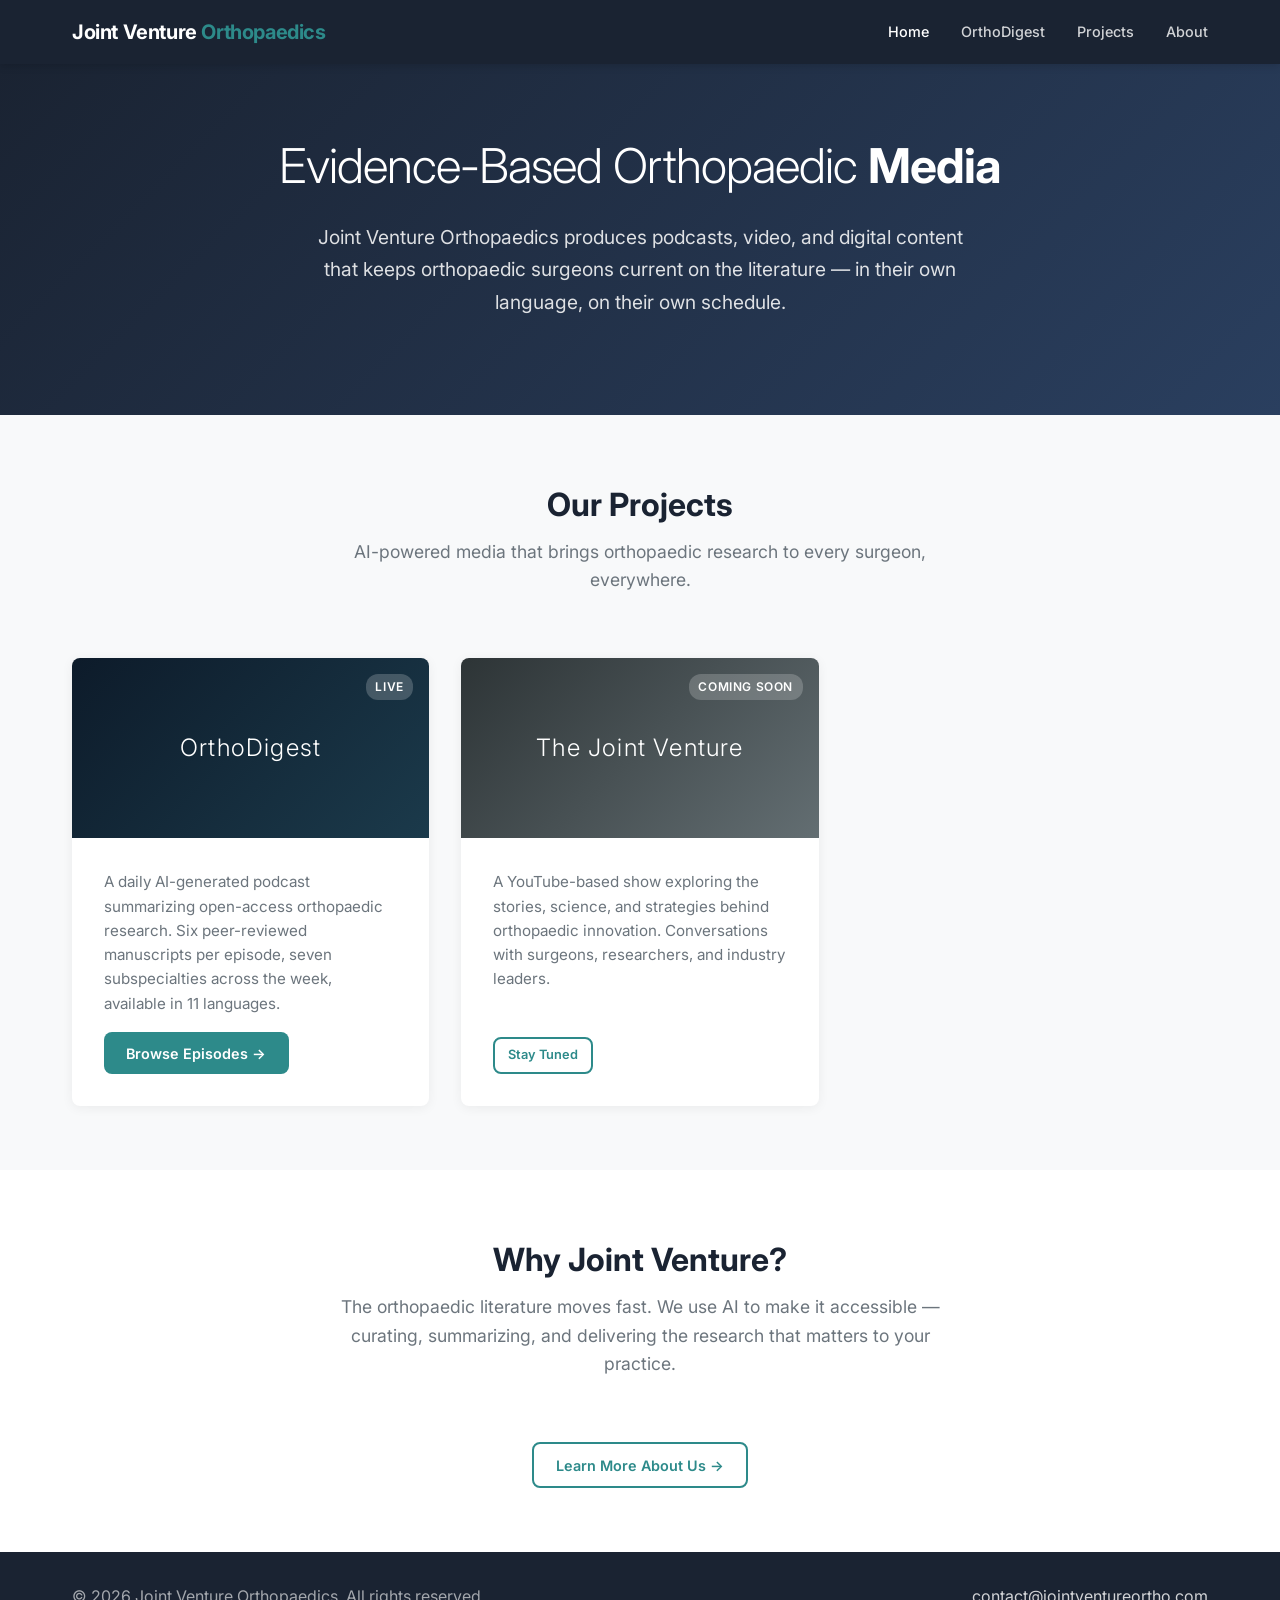
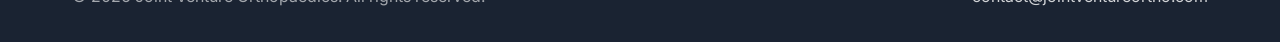
<file: index.html>
<!DOCTYPE html>
<html lang="en">
<head>
  <meta charset="UTF-8">
  <meta name="viewport" content="width=device-width, initial-scale=1.0">
  <title>Joint Venture Orthopaedics — Evidence-Based Orthopaedic Media</title>
  <meta name="description" content="Joint Venture Orthopaedics produces evidence-based orthopaedic media — podcasts, video, and digital content that keeps surgeons current on the literature.">
  <link rel="stylesheet" href="css/style.css">
  <link rel="preconnect" href="https://fonts.googleapis.com">
  <link href="https://fonts.googleapis.com/css2?family=Inter:wght@300;400;500;600;700&display=swap" rel="stylesheet">
</head>
<body>

  <!-- Navigation -->
  <nav class="nav">
    <div class="nav-inner">
      <a href="/" class="nav-logo">Joint Venture <span>Orthopaedics</span></a>
      <button class="nav-toggle" onclick="document.querySelector('.nav-links').classList.toggle('open')" aria-label="Menu">&#9776;</button>
      <ul class="nav-links">
        <li><a href="/" class="active">Home</a></li>
        <li><a href="/orthodigest/">OrthoDigest</a></li>
        <li><a href="/projects/">Projects</a></li>
        <li><a href="/about/">About</a></li>
      </ul>
    </div>
  </nav>

  <main>
    <!-- Hero -->
    <section class="hero">
      <div class="container">
        <h1>Evidence-Based Orthopaedic <strong>Media</strong></h1>
        <p>Joint Venture Orthopaedics produces podcasts, video, and digital content that keeps orthopaedic surgeons current on the literature — in their own language, on their own schedule.</p>
      </div>
    </section>

    <!-- Featured Projects -->
    <section class="section">
      <div class="container">
        <div class="section-header">
          <h2>Our Projects</h2>
          <p>AI-powered media that brings orthopaedic research to every surgeon, everywhere.</p>
        </div>

        <div class="projects-grid">
          <!-- OrthoDigest -->
          <a href="/orthodigest/" class="project-card">
            <div class="project-card-banner orthodigest">
              <h3>OrthoDigest</h3>
              <span class="badge">Live</span>
            </div>
            <div class="project-card-body">
              <p>A daily AI-generated podcast summarizing open-access orthopaedic research. Six peer-reviewed manuscripts per episode, seven subspecialties across the week, available in 11 languages.</p>
              <span class="btn btn-primary">Browse Episodes &rarr;</span>
            </div>
          </a>

          <!-- The Joint Venture -->
          <div class="project-card">
            <div class="project-card-banner the-joint-venture">
              <h3>The Joint Venture</h3>
              <span class="badge">Coming Soon</span>
            </div>
            <div class="project-card-body">
              <p>A YouTube-based show exploring the stories, science, and strategies behind orthopaedic innovation. Conversations with surgeons, researchers, and industry leaders.</p>
              <span class="btn btn-outline btn-sm">Stay Tuned</span>
            </div>
          </div>
        </div>

      </div>
    </section>

    <!-- About Teaser -->
    <section class="section" style="background: var(--jvo-bg-alt);">
      <div class="container">
        <div class="section-header">
          <h2>Why Joint Venture?</h2>
          <p>The orthopaedic literature moves fast. We use AI to make it accessible — curating, summarizing, and delivering the research that matters to your practice.</p>
        </div>
        <div style="text-align: center;">
          <a href="/about/" class="btn btn-outline">Learn More About Us &rarr;</a>
        </div>
      </div>
    </section>
  </main>

  <!-- Footer -->
  <footer class="footer">
    <div class="footer-inner">
      <span>&copy; 2026 Joint Venture Orthopaedics. All rights reserved.</span>
      <a href="mailto:contact@jointventureortho.com">contact@jointventureortho.com</a>
    </div>
  </footer>

</body>
</html>
</file>
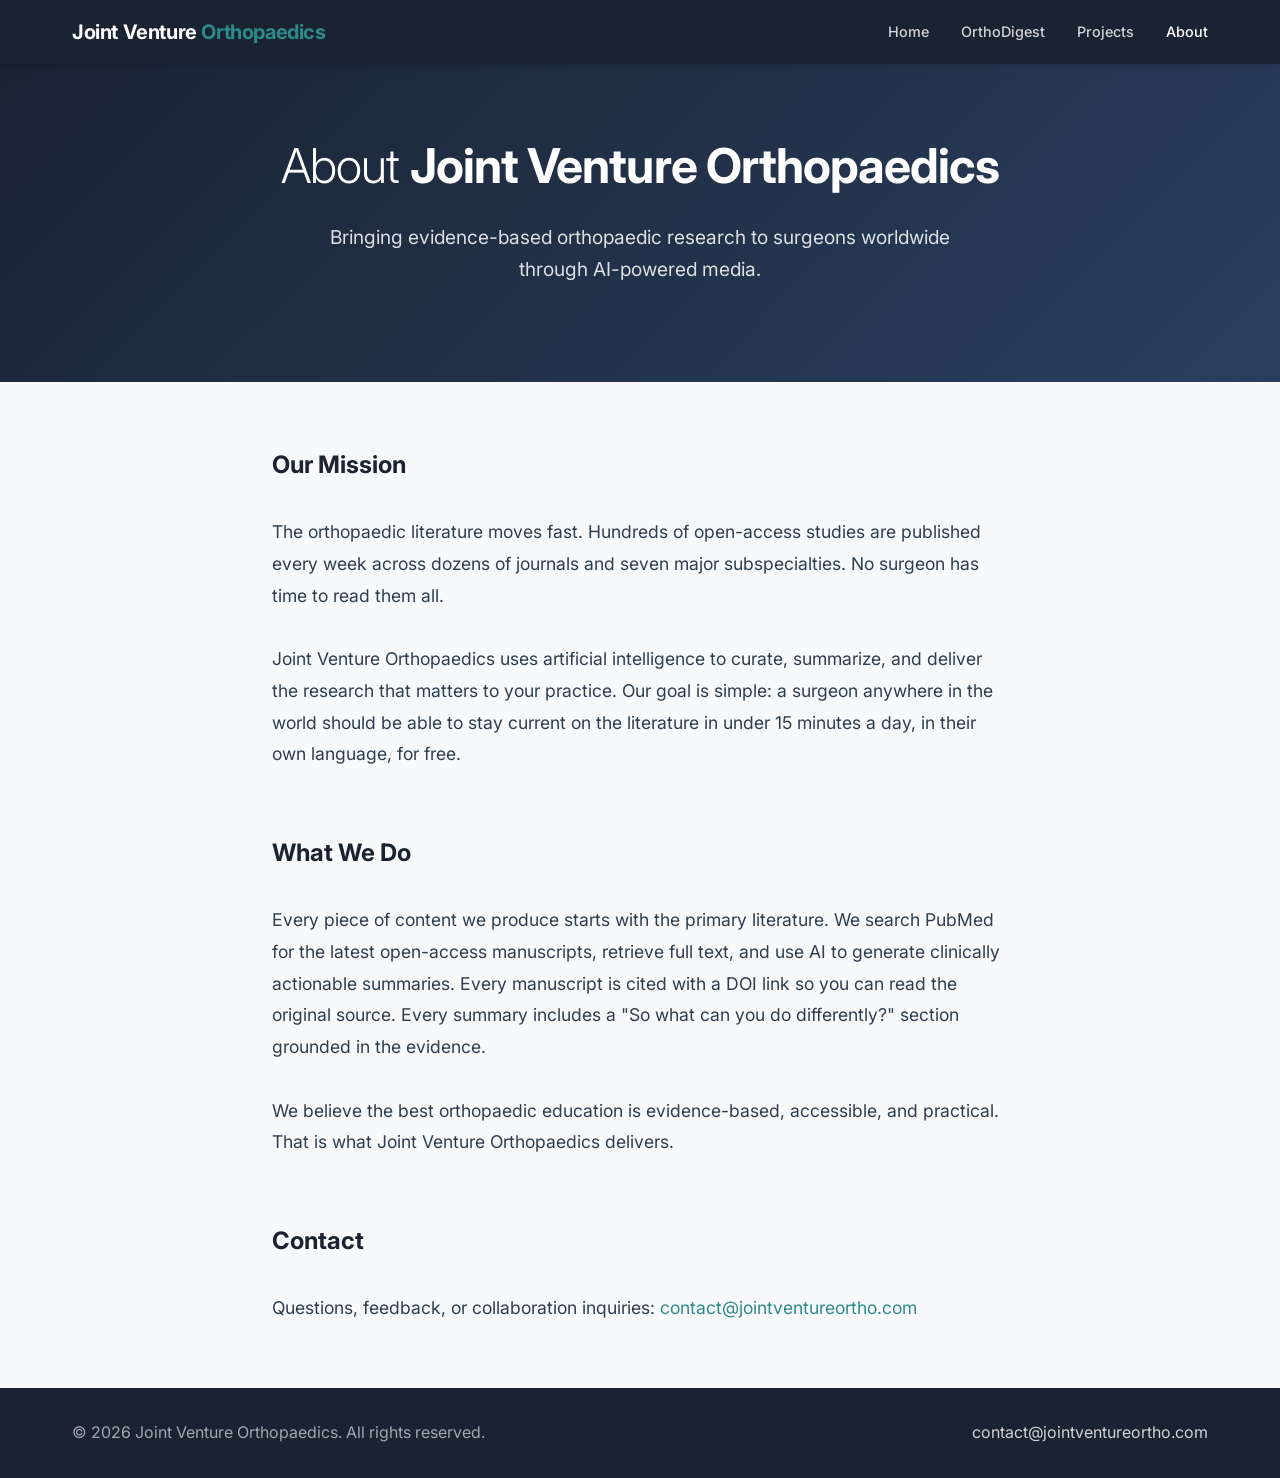
<file: about/index.html>
<!DOCTYPE html>
<html lang="en">
<head>
  <meta charset="UTF-8">
  <meta name="viewport" content="width=device-width, initial-scale=1.0">
  <title>About — Joint Venture Orthopaedics</title>
  <link rel="stylesheet" href="../css/style.css">
  <link href="https://fonts.googleapis.com/css2?family=Inter:wght@300;400;500;600;700&display=swap" rel="stylesheet">
</head>
<body>

  <nav class="nav">
    <div class="nav-inner">
      <a href="/" class="nav-logo">Joint Venture <span>Orthopaedics</span></a>
      <button class="nav-toggle" onclick="document.querySelector('.nav-links').classList.toggle('open')" aria-label="Menu">&#9776;</button>
      <ul class="nav-links">
        <li><a href="/">Home</a></li>
        <li><a href="/orthodigest/">OrthoDigest</a></li>
        <li><a href="/projects/">Projects</a></li>
        <li><a href="/about/" class="active">About</a></li>
      </ul>
    </div>
  </nav>

  <main>
    <section class="hero" style="padding: var(--space-xl) 0;">
      <div class="container">
        <h1>About <strong>Joint Venture Orthopaedics</strong></h1>
        <p>Bringing evidence-based orthopaedic research to surgeons worldwide through AI-powered media.</p>
      </div>
    </section>

    <section class="section">
      <div class="container" style="max-width: 800px;">
        <h2 style="margin-bottom: var(--space-lg); color: var(--jvo-primary);">Our Mission</h2>
        <p style="font-size: 1.1rem; line-height: 1.8; margin-bottom: var(--space-lg);">
          The orthopaedic literature moves fast. Hundreds of open-access studies are published every week across dozens of journals and seven major subspecialties. No surgeon has time to read them all.
        </p>
        <p style="font-size: 1.1rem; line-height: 1.8; margin-bottom: var(--space-lg);">
          Joint Venture Orthopaedics uses artificial intelligence to curate, summarize, and deliver the research that matters to your practice. Our goal is simple: a surgeon anywhere in the world should be able to stay current on the literature in under 15 minutes a day, in their own language, for free.
        </p>

        <h2 style="margin-bottom: var(--space-lg); margin-top: var(--space-xl); color: var(--jvo-primary);">What We Do</h2>
        <p style="font-size: 1.1rem; line-height: 1.8; margin-bottom: var(--space-lg);">
          Every piece of content we produce starts with the primary literature. We search PubMed for the latest open-access manuscripts, retrieve full text, and use AI to generate clinically actionable summaries. Every manuscript is cited with a DOI link so you can read the original source. Every summary includes a "So what can you do differently?" section grounded in the evidence.
        </p>
        <p style="font-size: 1.1rem; line-height: 1.8; margin-bottom: var(--space-lg);">
          We believe the best orthopaedic education is evidence-based, accessible, and practical. That is what Joint Venture Orthopaedics delivers.
        </p>

        <h2 style="margin-bottom: var(--space-lg); margin-top: var(--space-xl); color: var(--jvo-primary);">Contact</h2>
        <p style="font-size: 1.1rem; line-height: 1.8;">
          Questions, feedback, or collaboration inquiries: <a href="mailto:contact@jointventureortho.com">contact@jointventureortho.com</a>
        </p>
      </div>
    </section>
  </main>

  <footer class="footer">
    <div class="footer-inner">
      <span>&copy; 2026 Joint Venture Orthopaedics. All rights reserved.</span>
      <a href="mailto:contact@jointventureortho.com">contact@jointventureortho.com</a>
    </div>
  </footer>

</body>
</html>
</file>
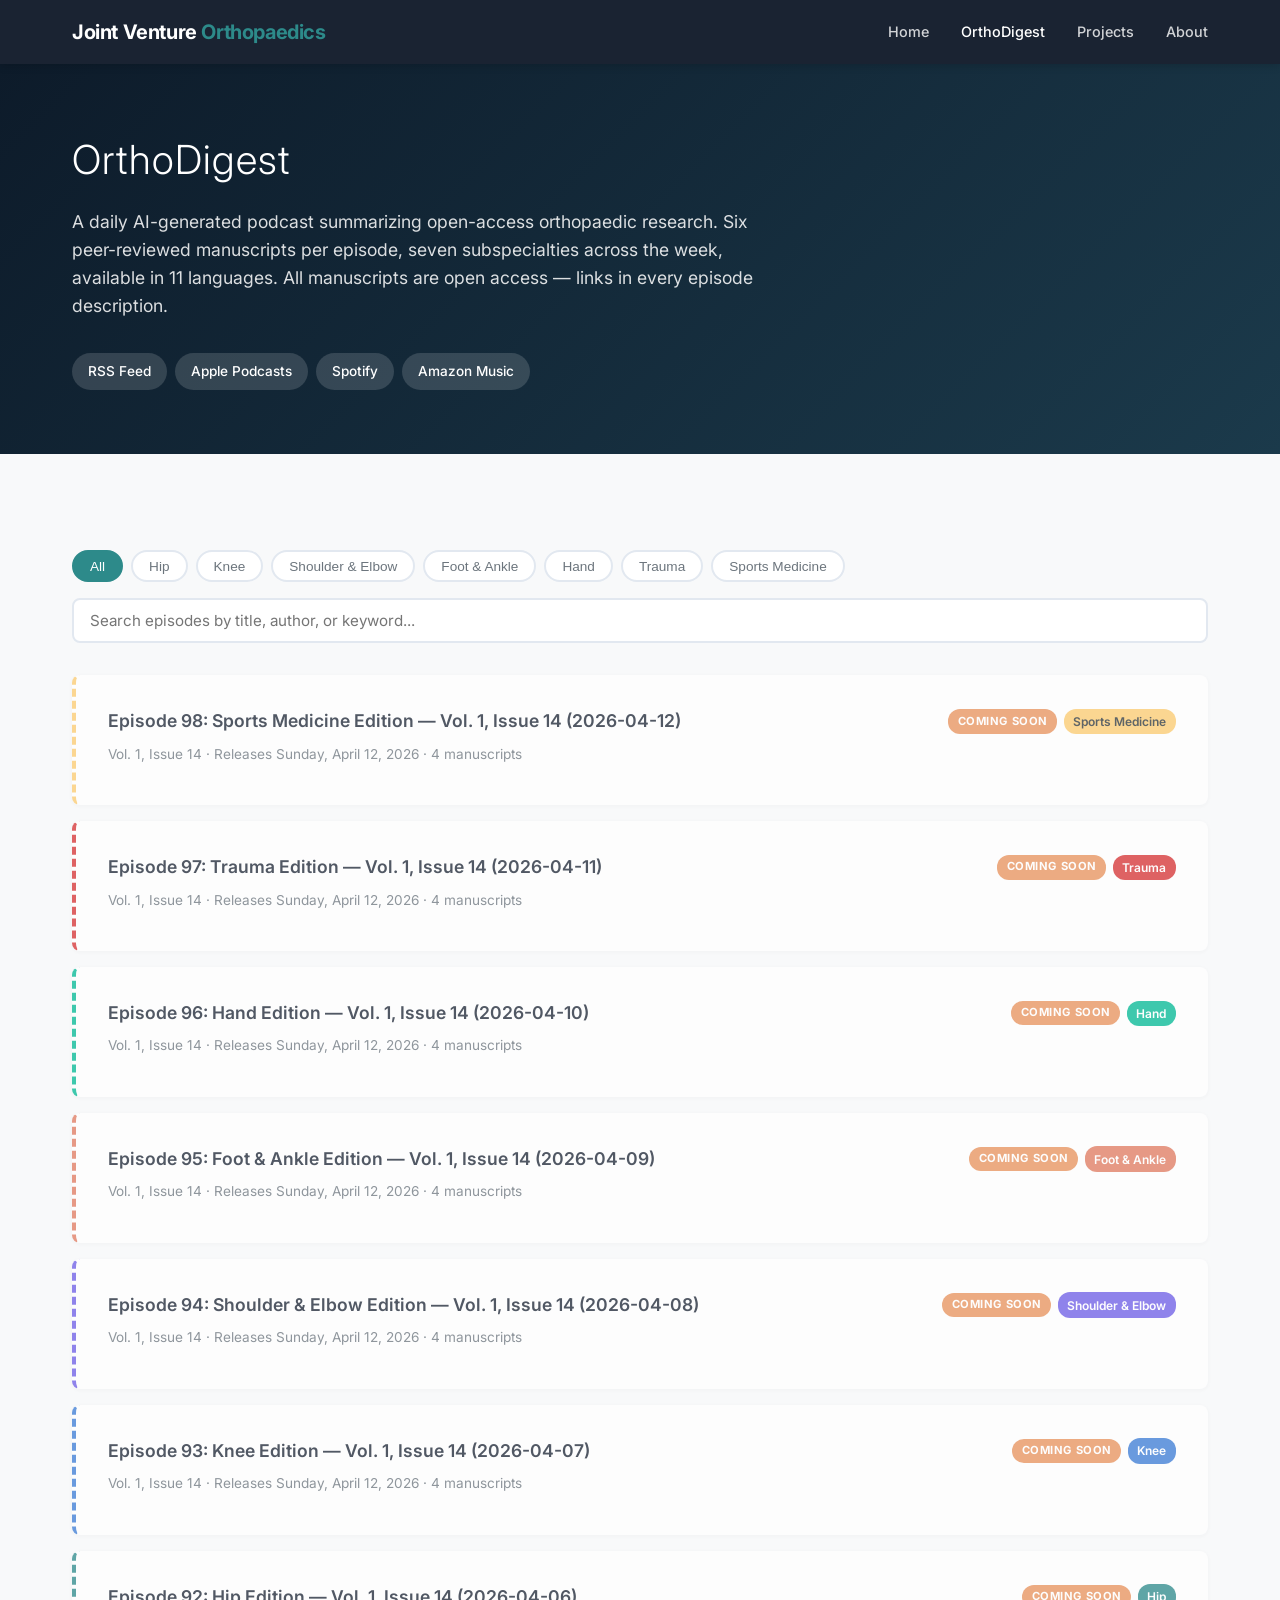
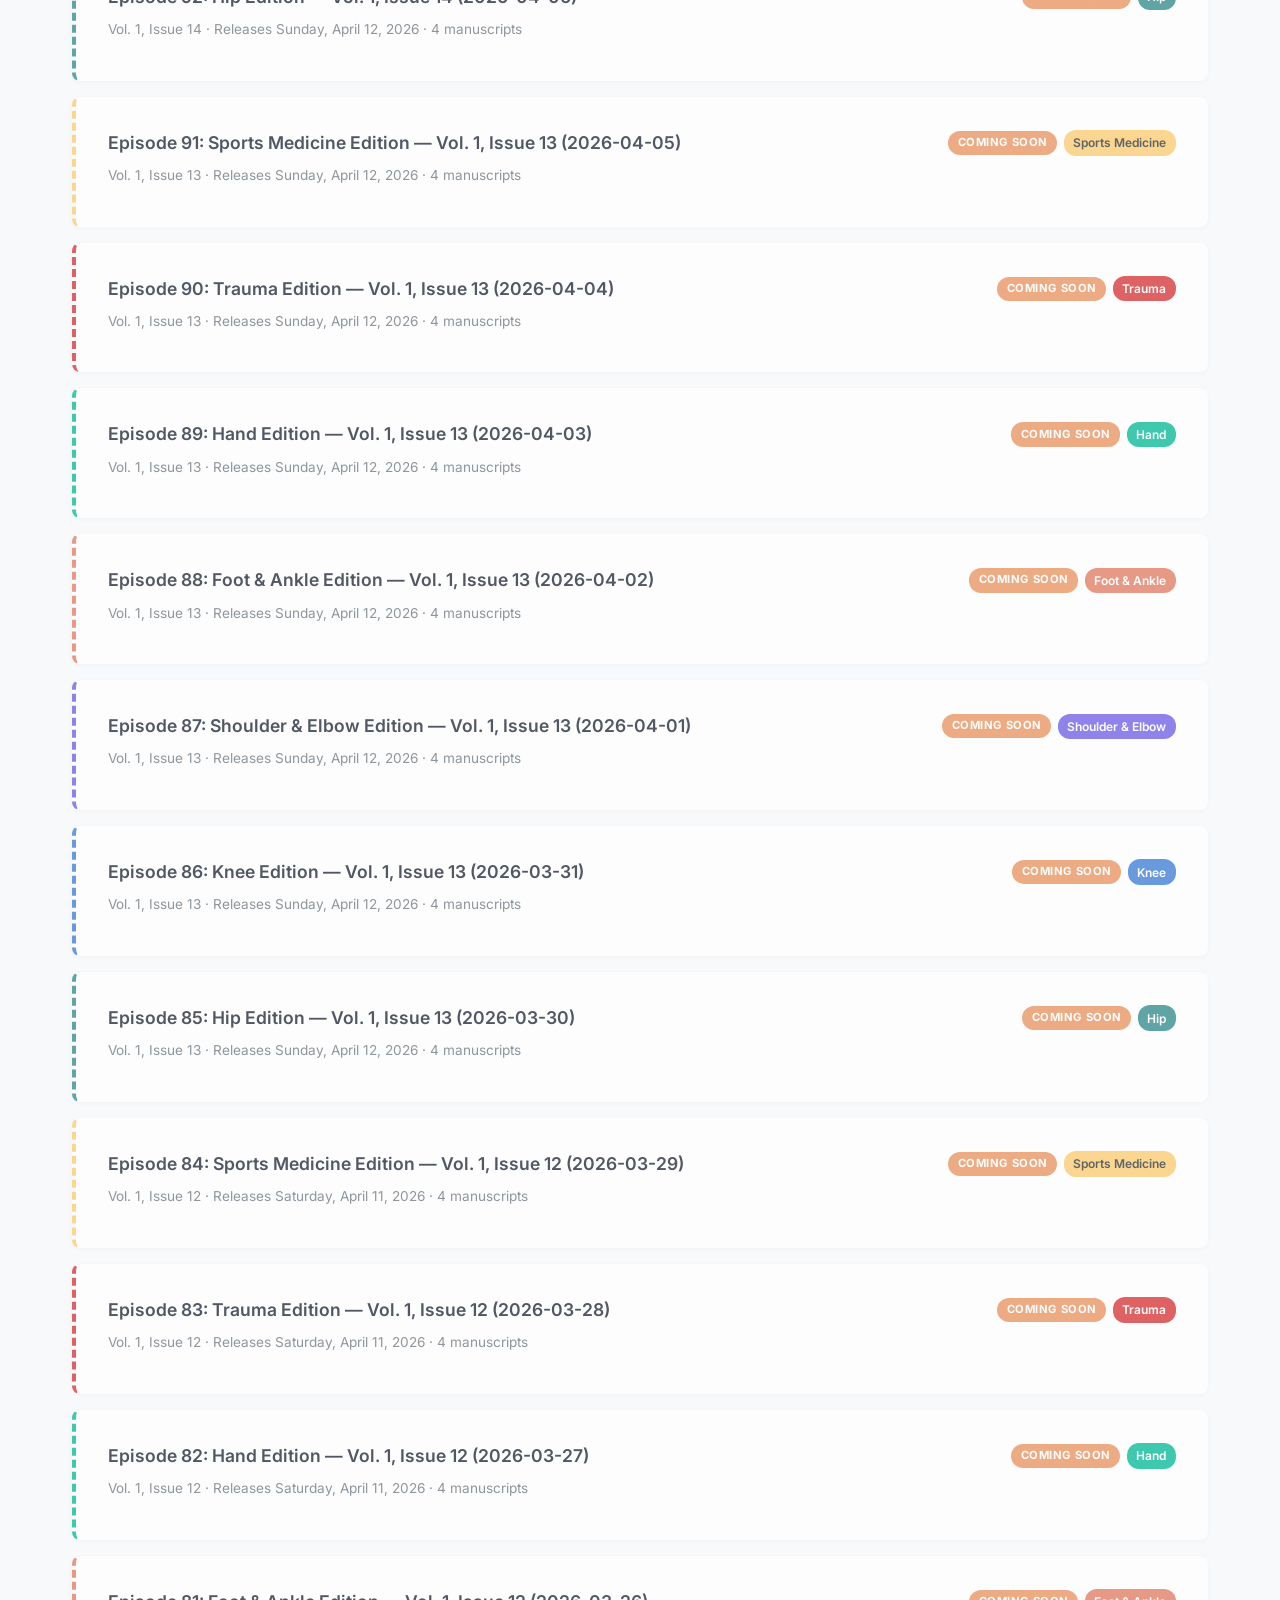
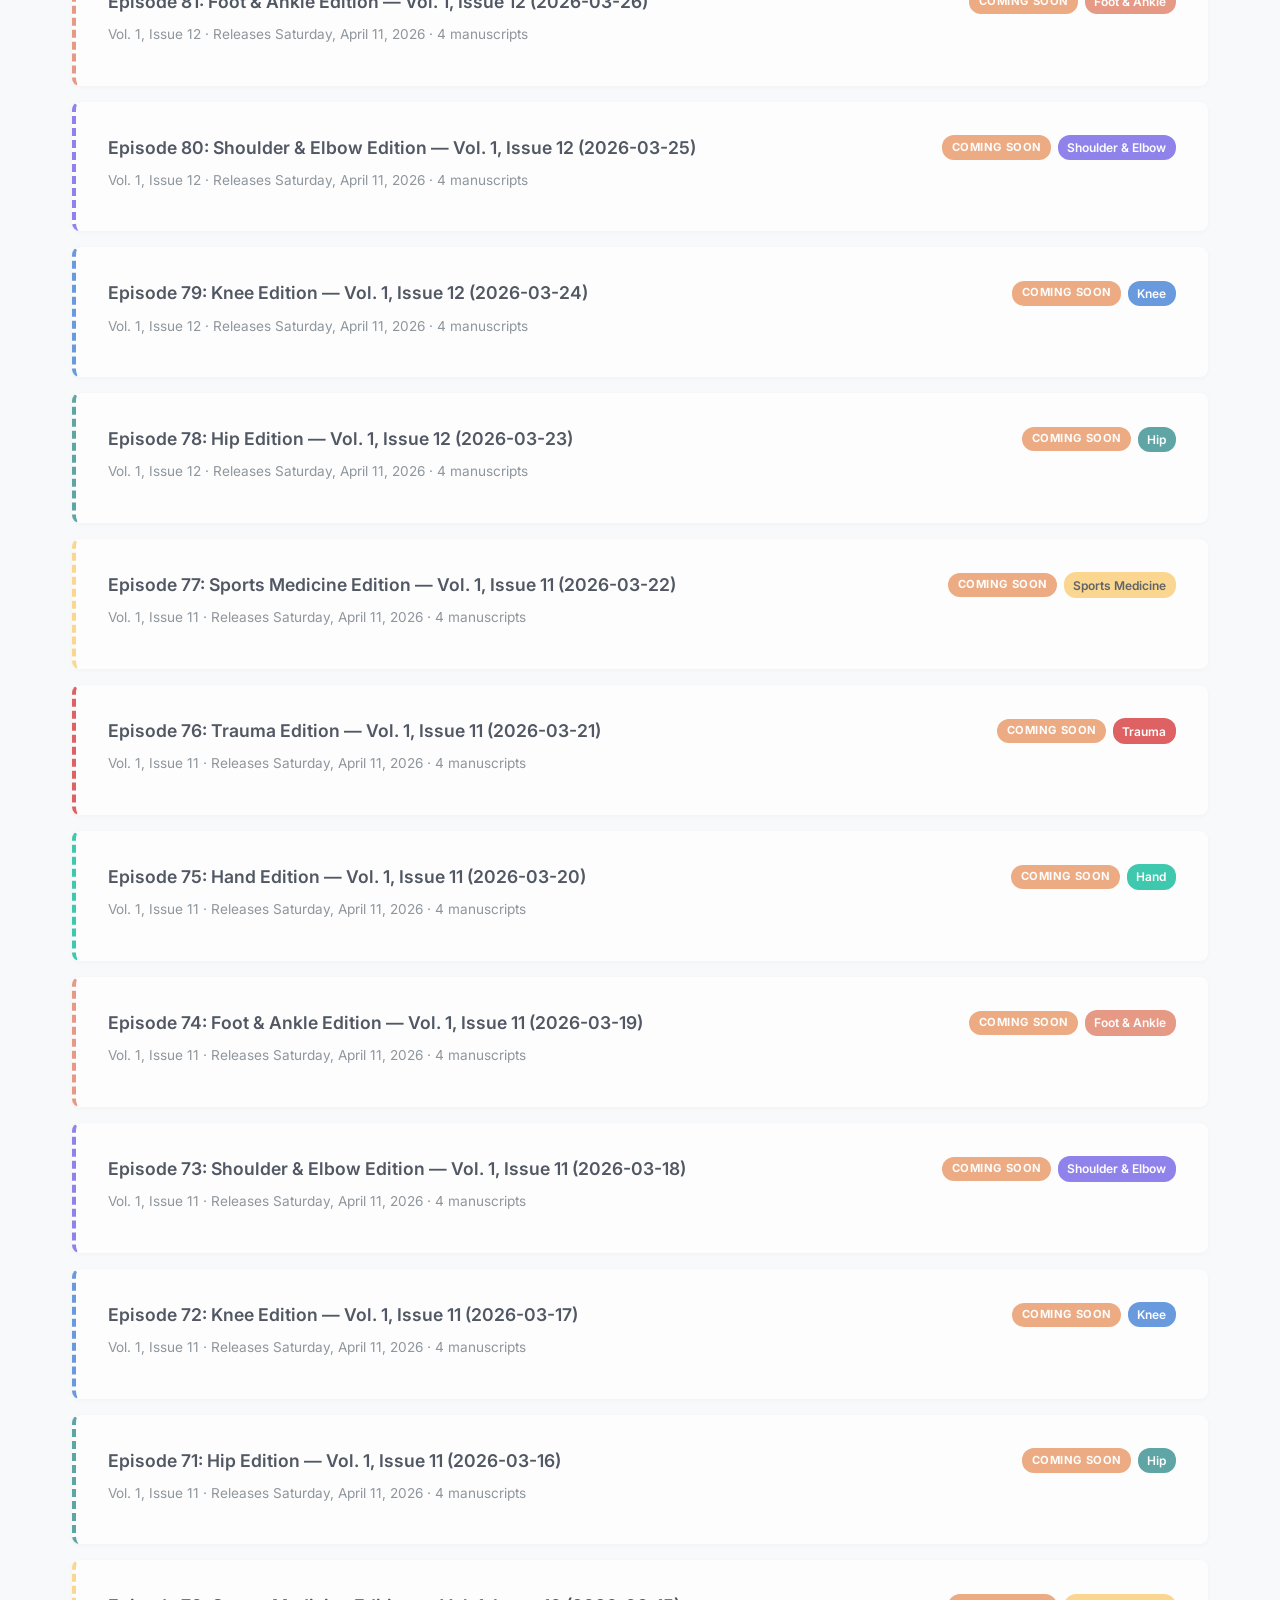
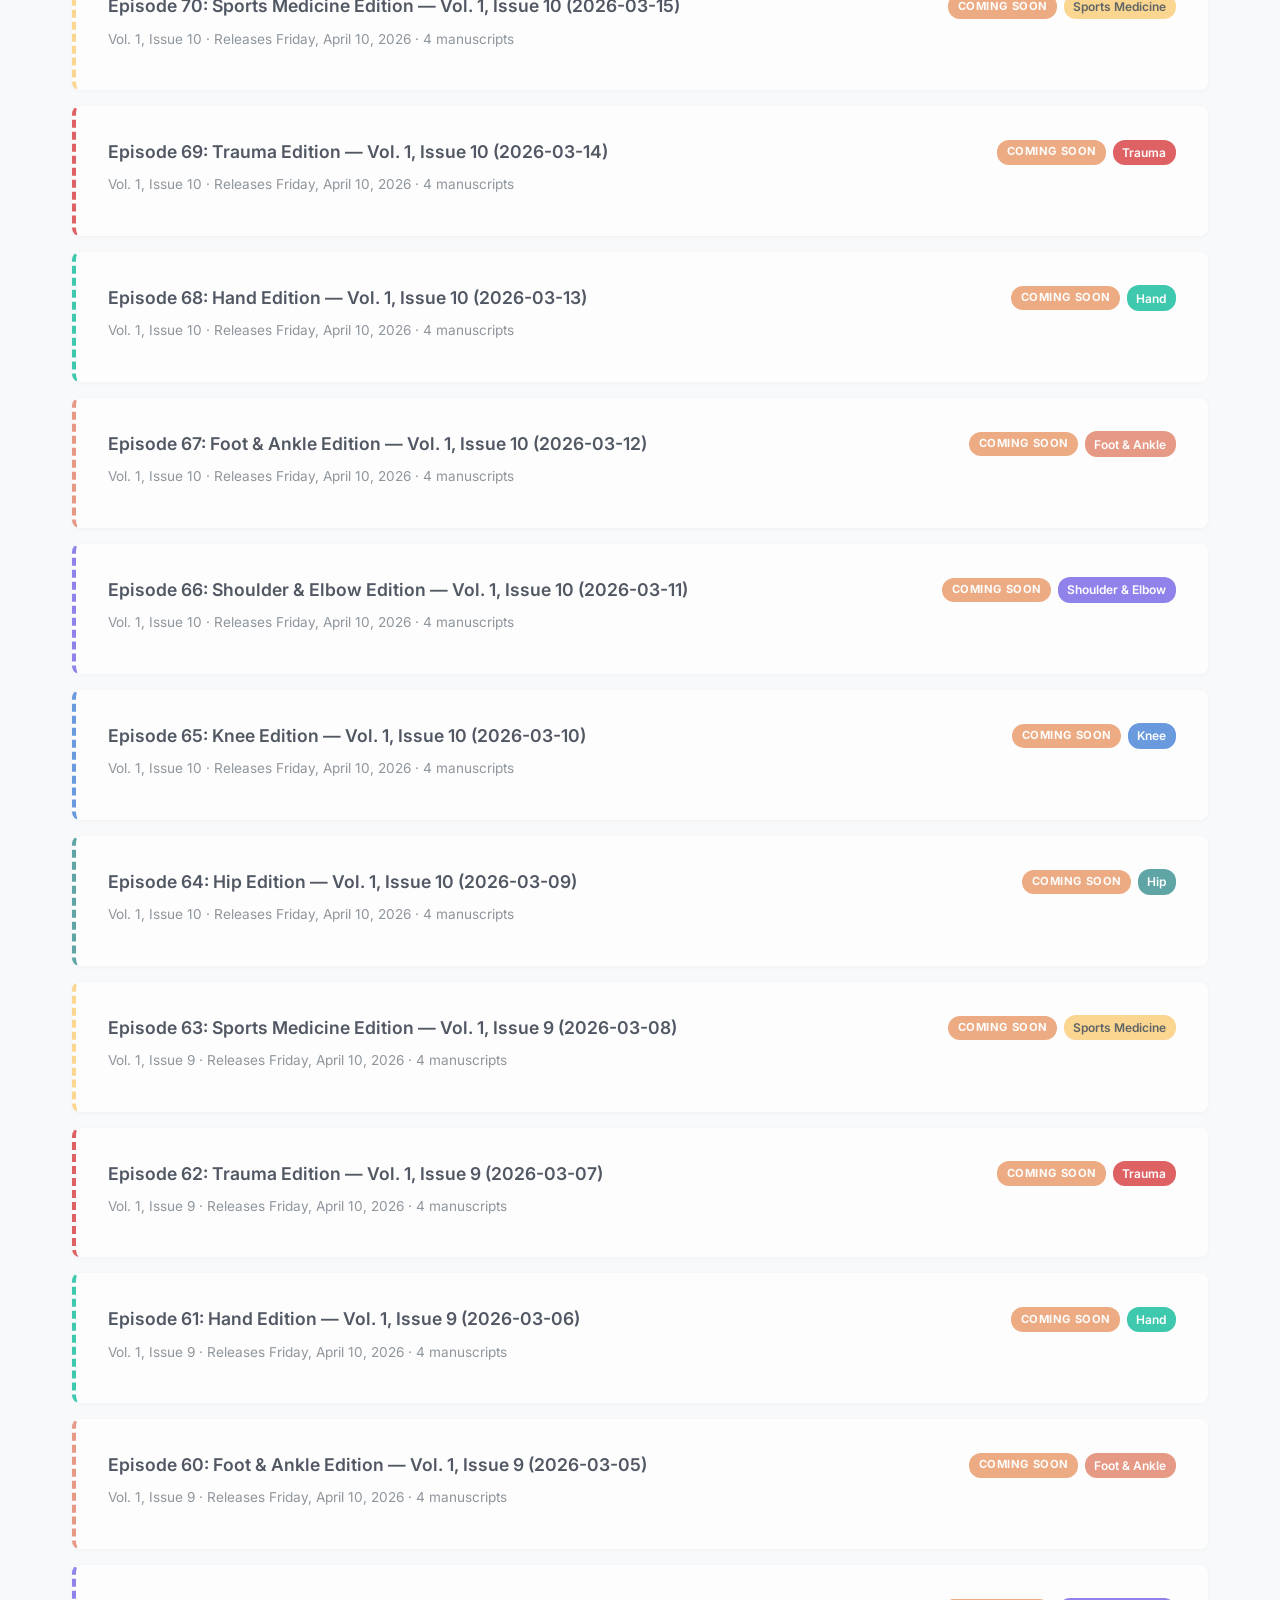
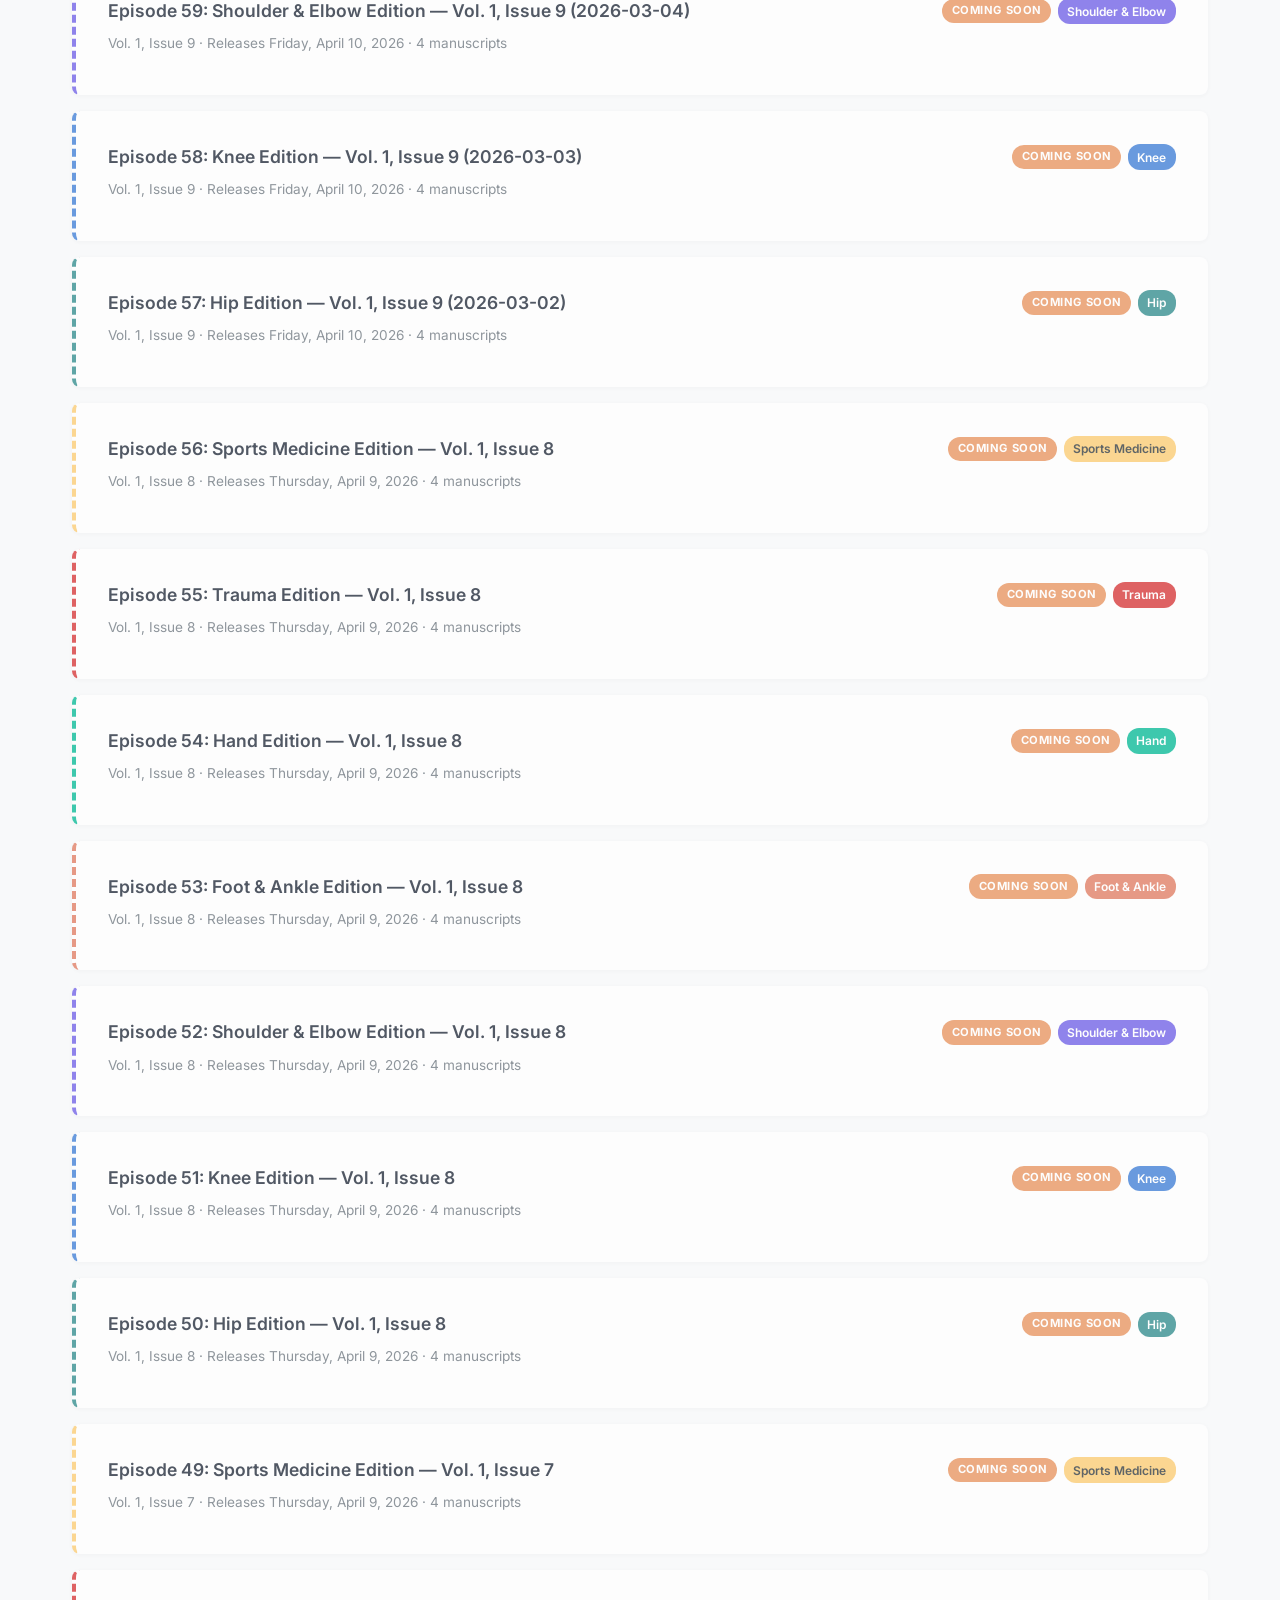
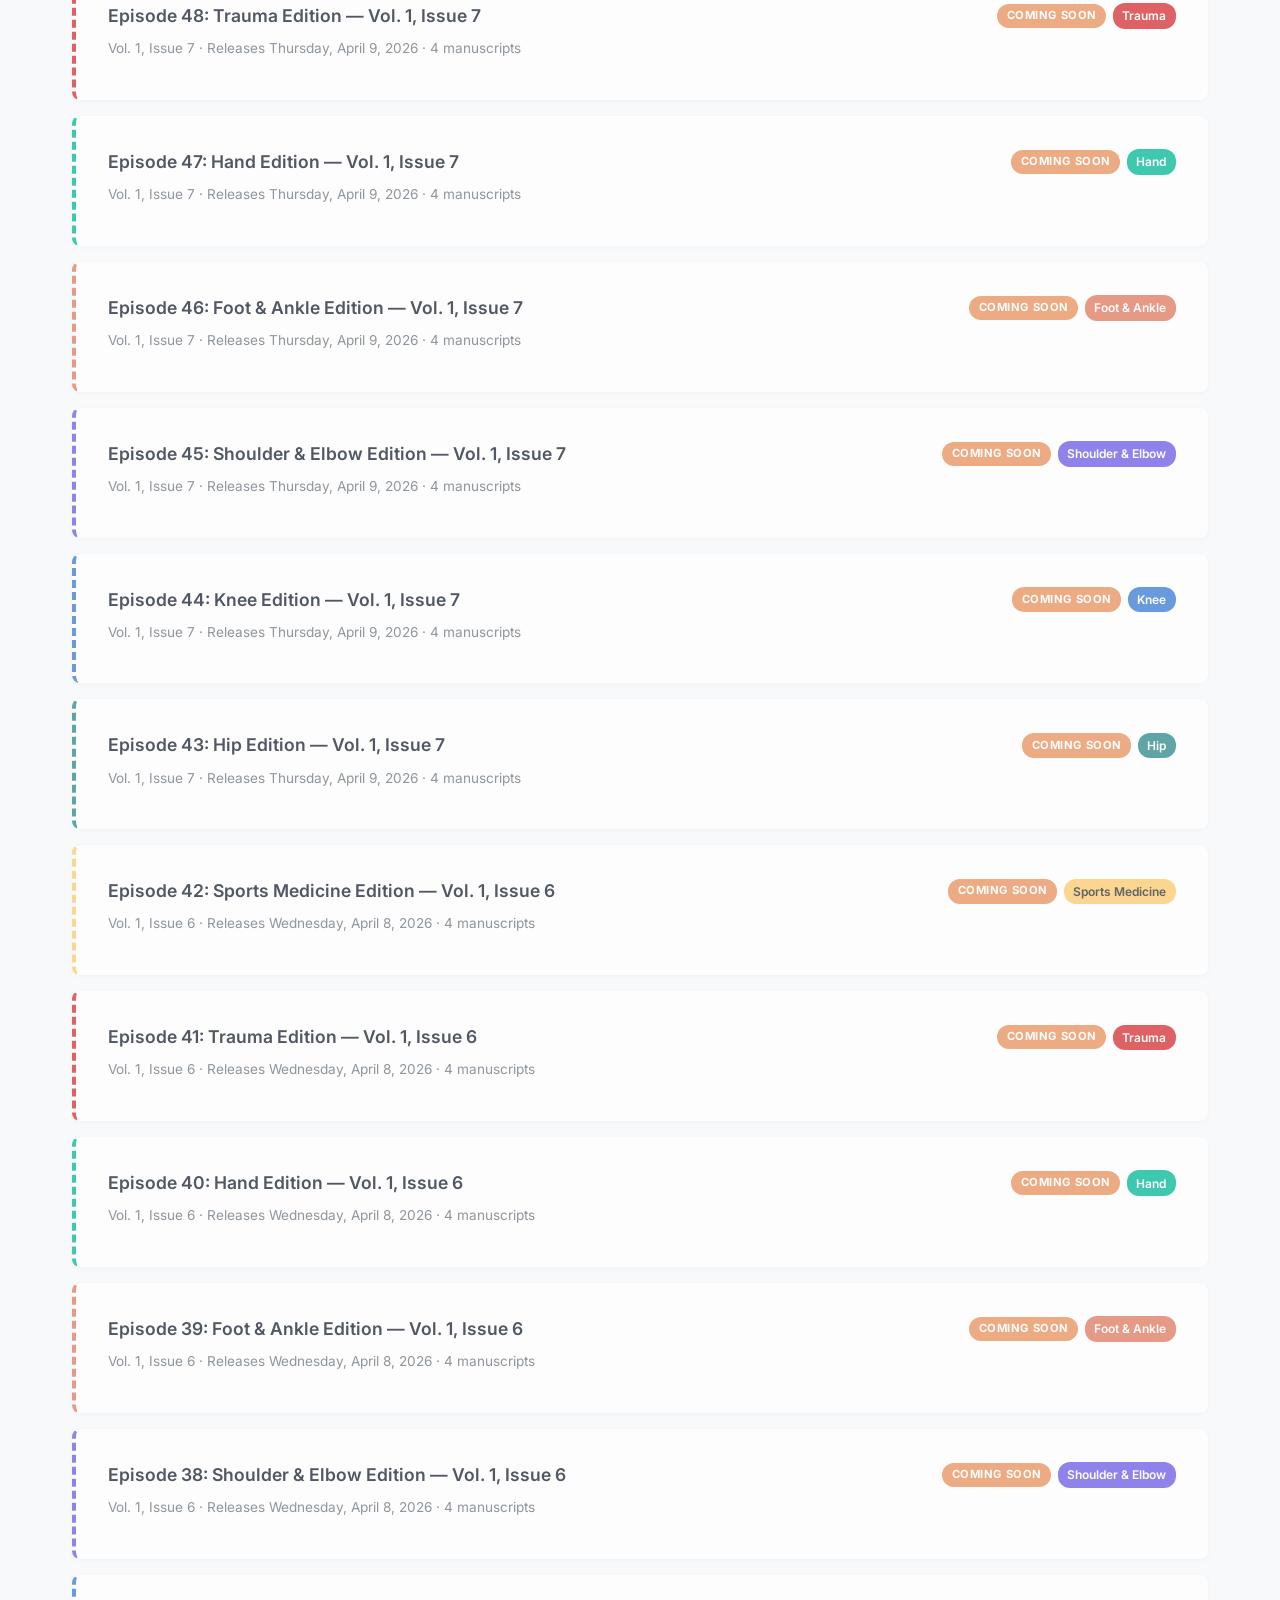
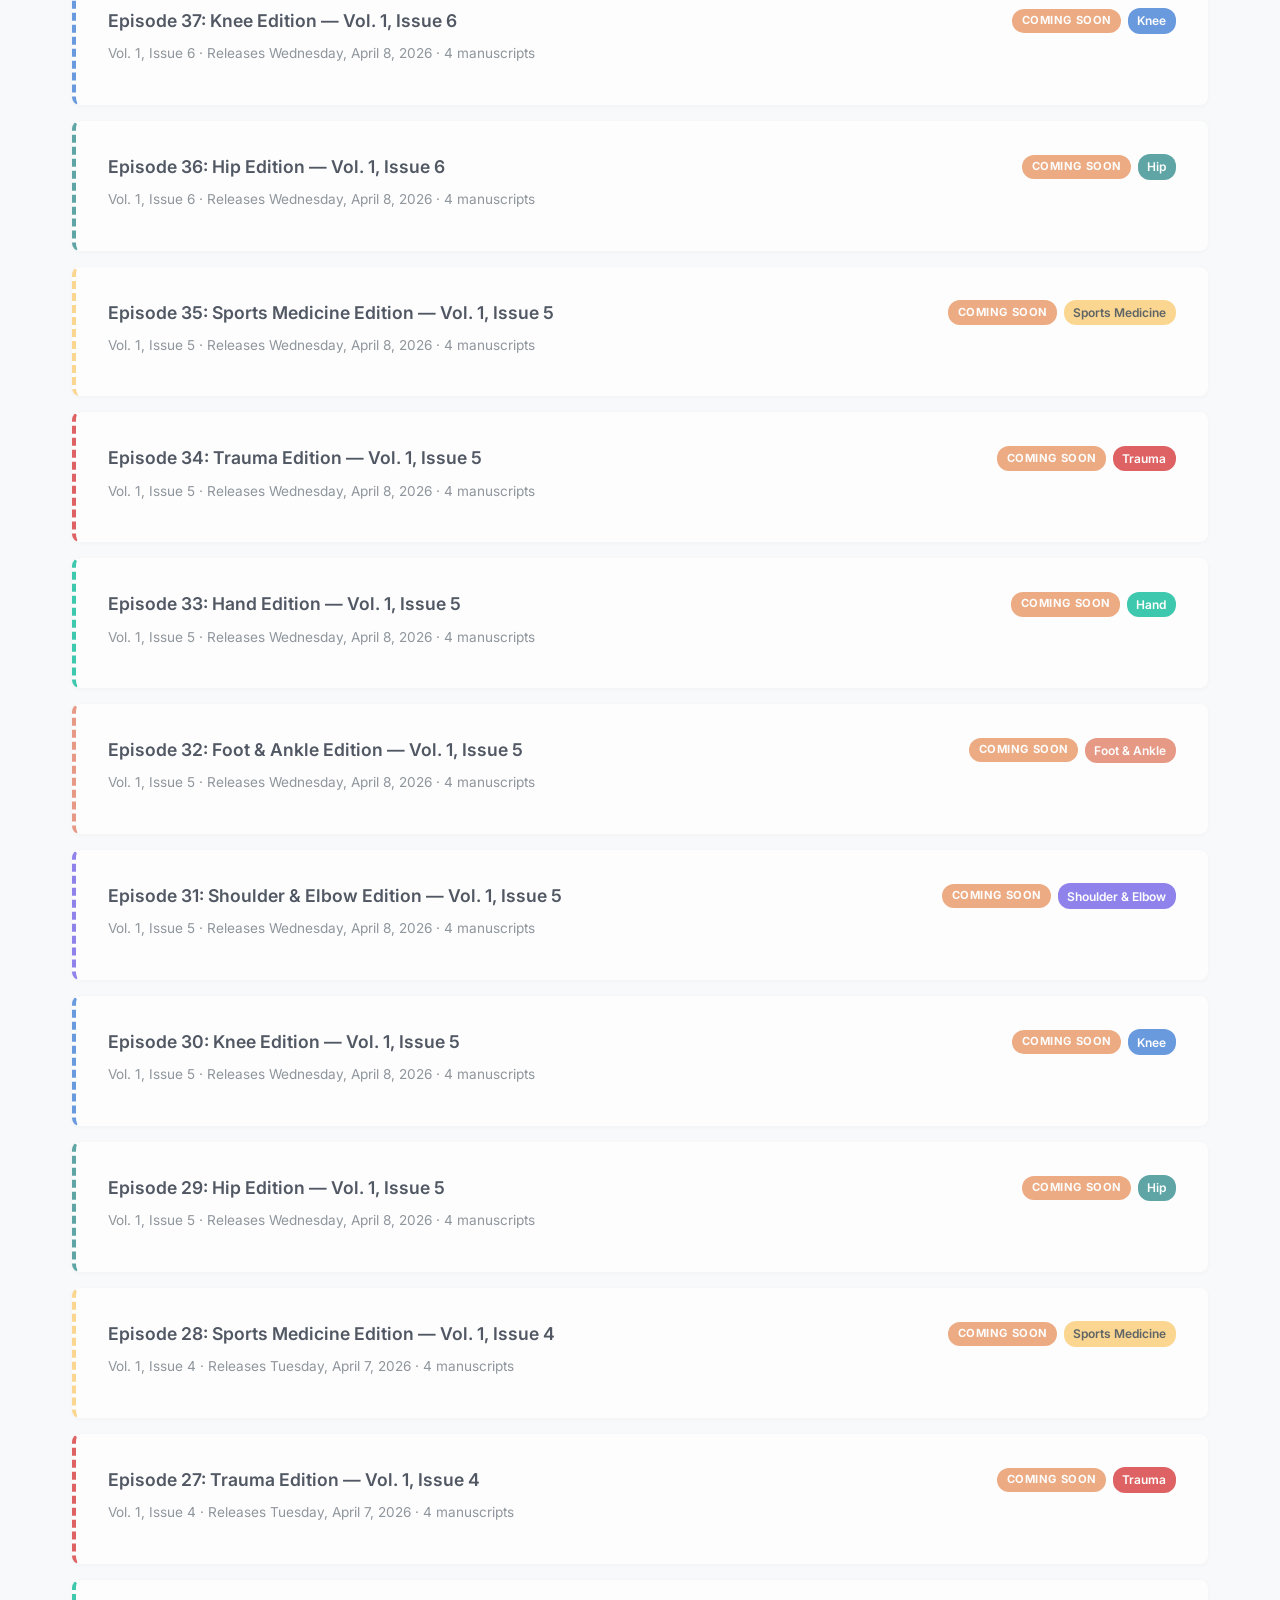
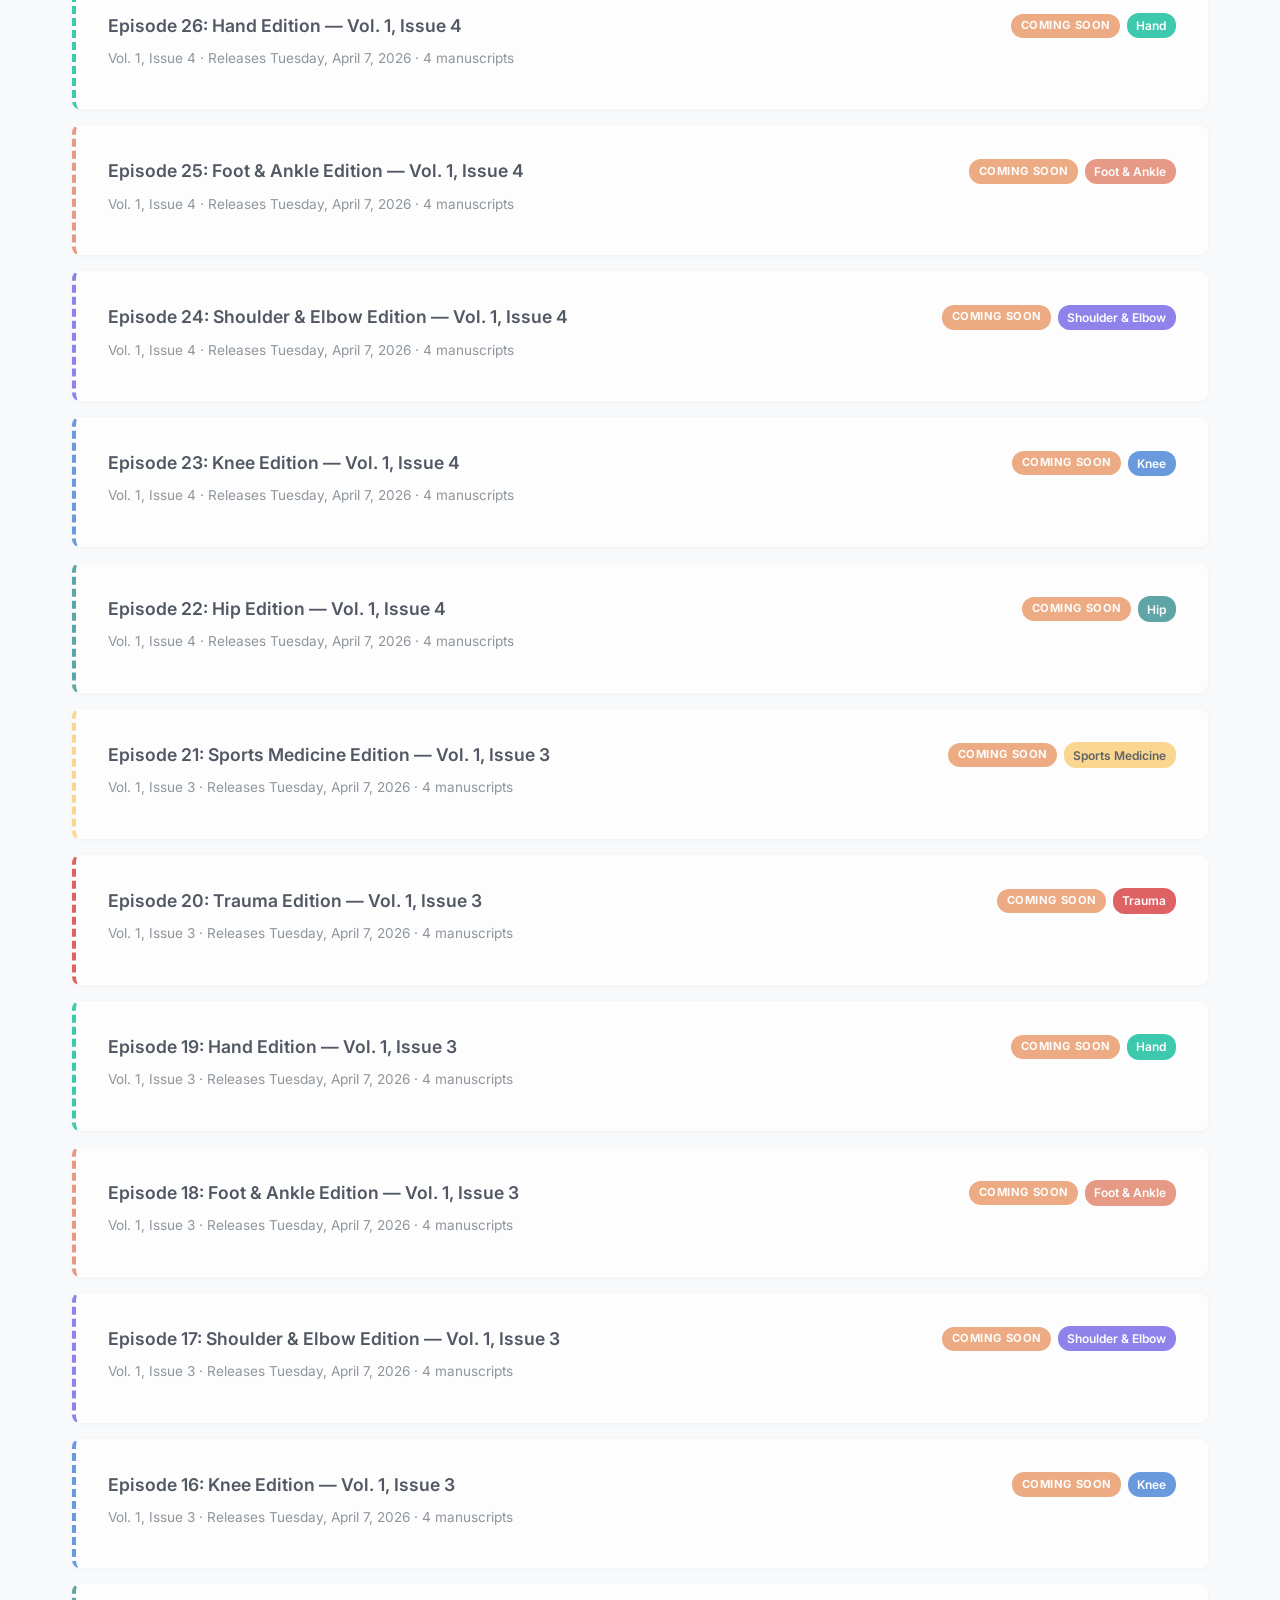
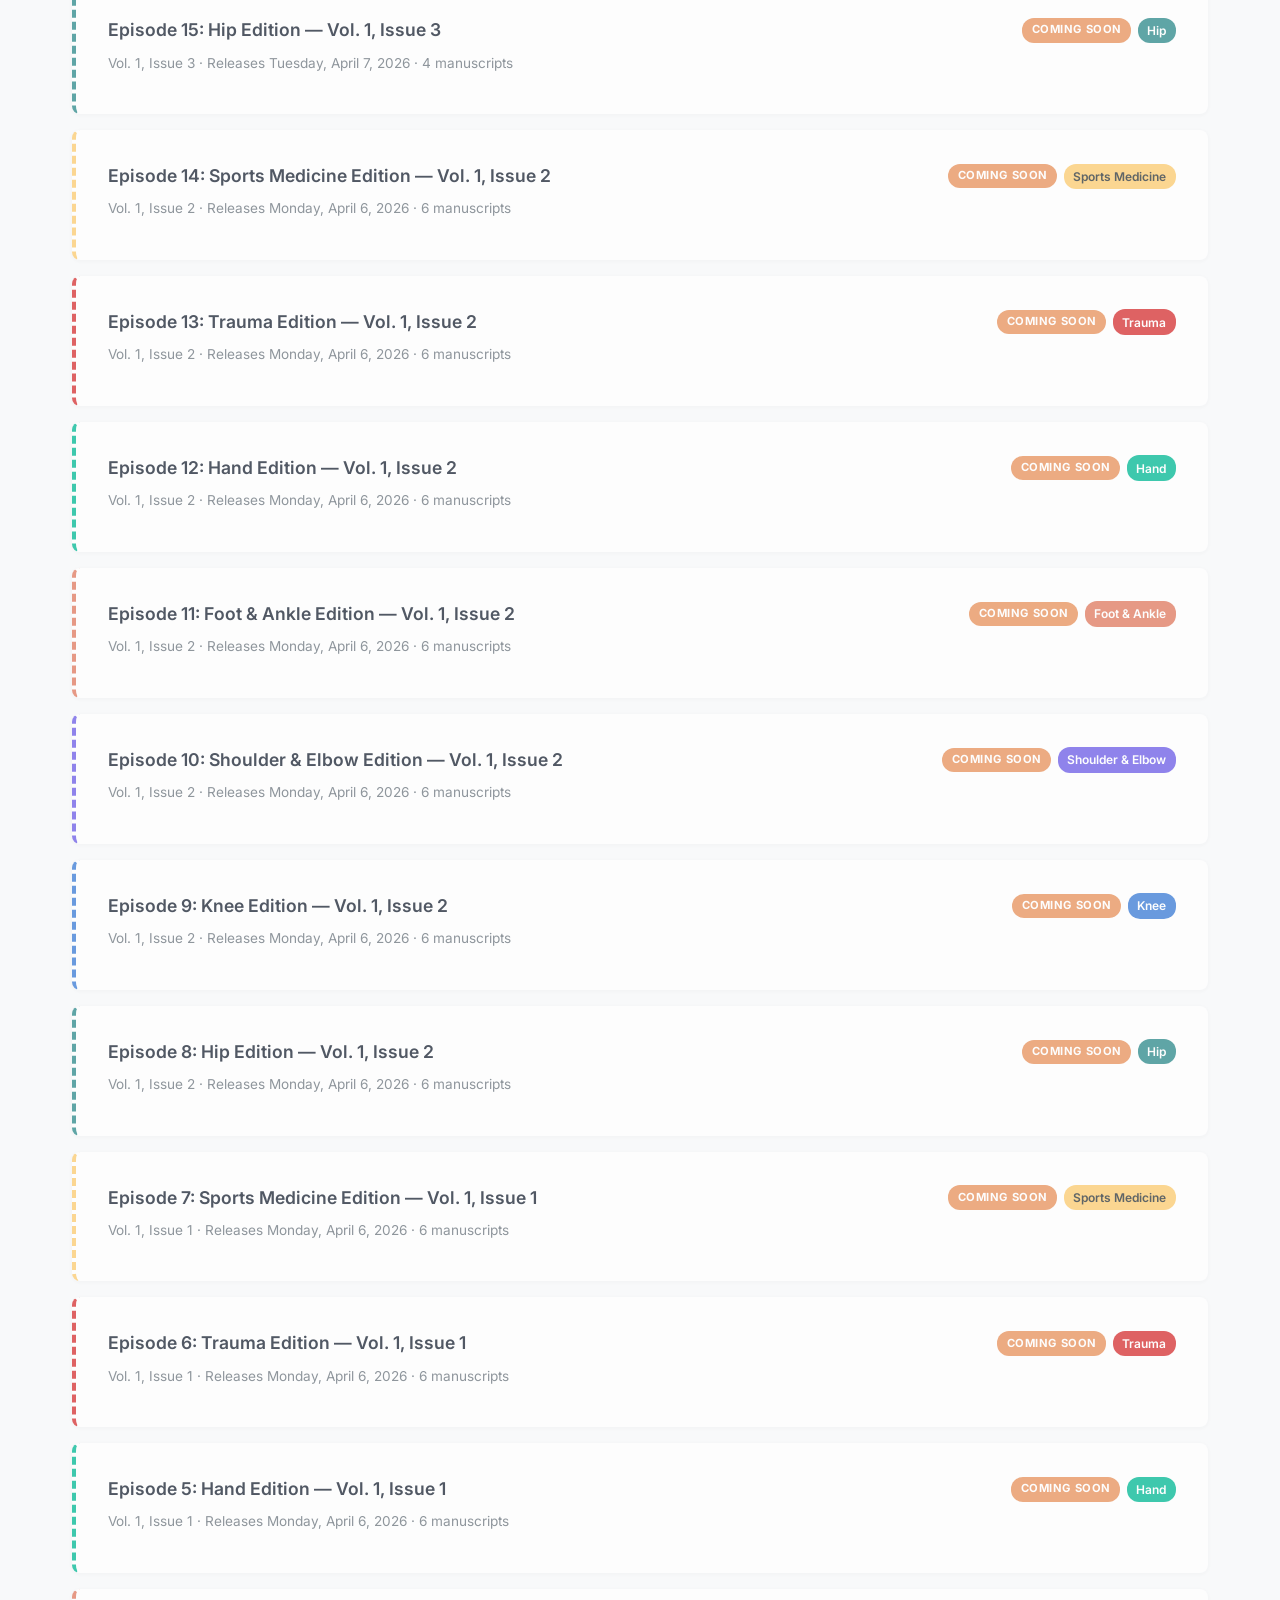
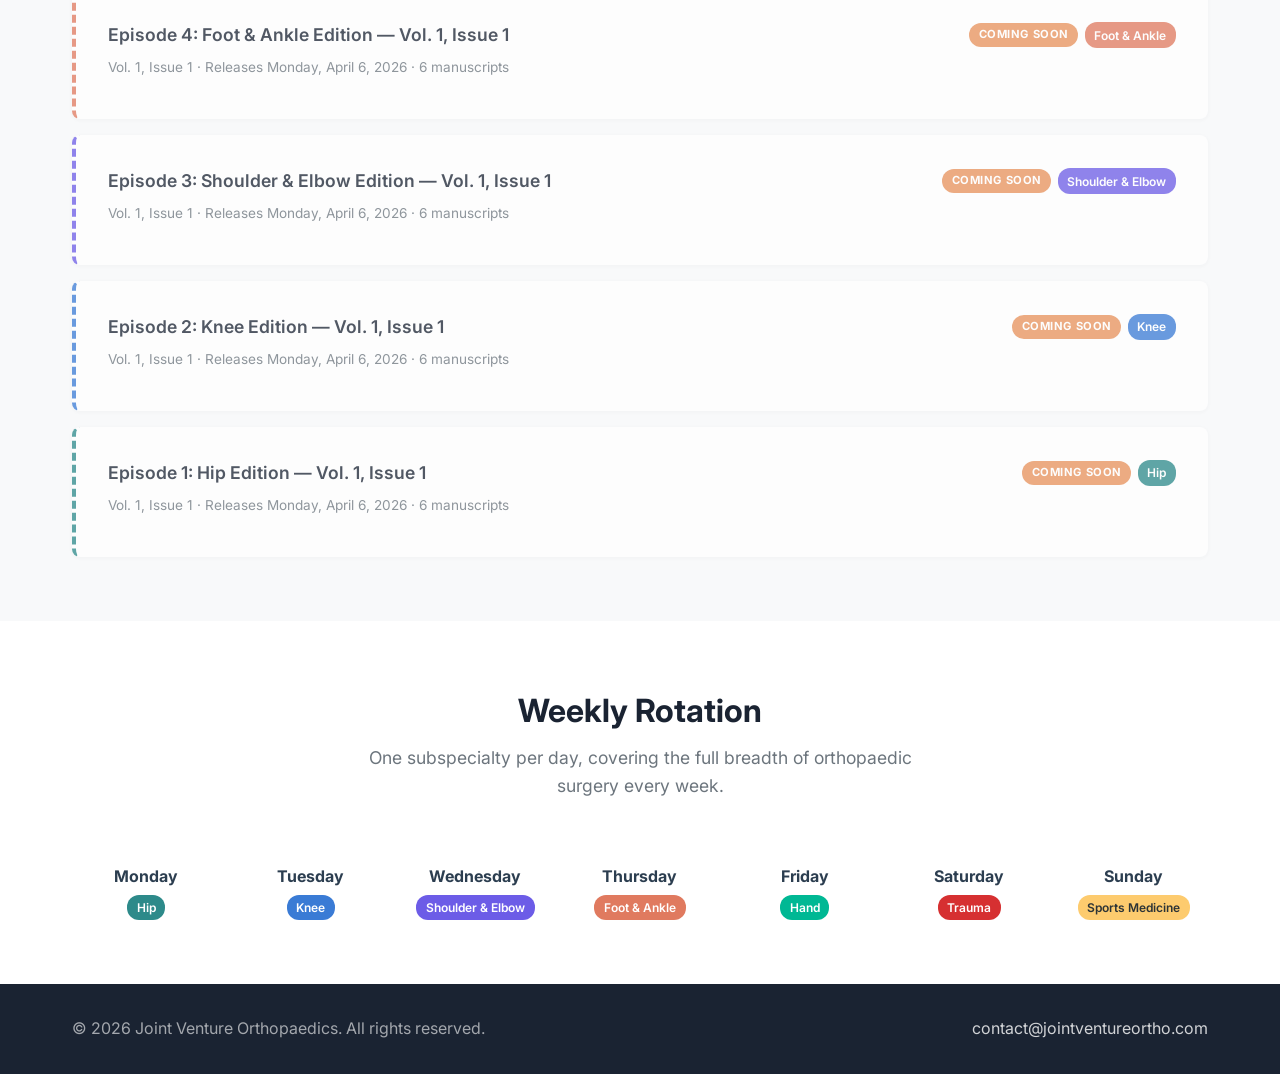
<file: orthodigest/index.html>
<!DOCTYPE html>
<html lang="en">
<head>
  <meta charset="UTF-8">
  <meta name="viewport" content="width=device-width, initial-scale=1.0">
  <title>OrthoDigest — Daily Orthopaedic Research Podcast | Joint Venture Orthopaedics</title>
  <meta name="description" content="OrthoDigest summarizes six open-access orthopaedic manuscripts daily, covering seven subspecialties across the week. Available in 11 languages.">
  <link rel="stylesheet" href="../css/style.css">
  <link rel="preconnect" href="https://fonts.googleapis.com">
  <link href="https://fonts.googleapis.com/css2?family=Inter:wght@300;400;500;600;700&display=swap" rel="stylesheet">
</head>
<body>

  <!-- Navigation -->
  <nav class="nav">
    <div class="nav-inner">
      <a href="/" class="nav-logo">Joint Venture <span>Orthopaedics</span></a>
      <button class="nav-toggle" onclick="document.querySelector('.nav-links').classList.toggle('open')" aria-label="Menu">&#9776;</button>
      <ul class="nav-links">
        <li><a href="/">Home</a></li>
        <li><a href="/orthodigest/" class="active">OrthoDigest</a></li>
        <li><a href="/projects/">Projects</a></li>
        <li><a href="/about/">About</a></li>
      </ul>
    </div>
  </nav>

  <main>
    <!-- OrthoDigest Hero -->
    <section class="od-hero">
      <div class="container">
        <h1>OrthoDigest</h1>
        <p>A daily AI-generated podcast summarizing open-access orthopaedic research. Six peer-reviewed manuscripts per episode, seven subspecialties across the week, available in 11 languages. All manuscripts are open access — links in every episode description.</p>

        <div class="subscribe-bar">
          <a href="https://feeds.transistor.fm/orthodigest" target="_blank">RSS Feed</a>
          <a href="https://podcasts.apple.com" target="_blank">Apple Podcasts</a>
          <a href="https://spotify.com" target="_blank">Spotify</a>
          <a href="https://music.amazon.com" target="_blank">Amazon Music</a>
        </div>
      </div>
    </section>

    <!-- Episode Browser -->
    <section class="section">
      <div class="container">

        <!-- Subspecialty Filters -->
        <div class="filter-bar" id="filterBar">
          <button class="filter-btn active" data-sub="all">All</button>
          <button class="filter-btn" data-sub="Hip">Hip</button>
          <button class="filter-btn" data-sub="Knee">Knee</button>
          <button class="filter-btn" data-sub="Shoulder & Elbow">Shoulder & Elbow</button>
          <button class="filter-btn" data-sub="Foot & Ankle">Foot & Ankle</button>
          <button class="filter-btn" data-sub="Hand">Hand</button>
          <button class="filter-btn" data-sub="Trauma">Trauma</button>
          <button class="filter-btn" data-sub="Sports Medicine">Sports Medicine</button>
        </div>

        <!-- Search -->
        <div style="margin-bottom: var(--space-lg);">
          <input type="text" id="searchInput" placeholder="Search episodes by title, author, or keyword..."
                 style="width: 100%; padding: 0.7rem 1rem; border: 2px solid var(--jvo-border); border-radius: var(--border-radius); font-size: 0.95rem; font-family: var(--font-body);">
        </div>

        <!-- Episodes Container -->
        <div class="episodes-grid" id="episodesGrid">
          <p style="text-align: center; color: var(--jvo-text-light); padding: var(--space-xl) 0;">Loading episodes...</p>
        </div>

      </div>
    </section>

    <!-- Weekly Rotation Info -->
    <section class="section" style="background: var(--jvo-bg-alt);">
      <div class="container">
        <div class="section-header">
          <h2>Weekly Rotation</h2>
          <p>One subspecialty per day, covering the full breadth of orthopaedic surgery every week.</p>
        </div>
        <div style="display: grid; grid-template-columns: repeat(auto-fill, minmax(140px, 1fr)); gap: var(--space-md); text-align: center;">
          <div><strong>Monday</strong><br><span class="episode-tag" data-sub="Hip" style="display: inline-block; margin-top: 0.3rem;">Hip</span></div>
          <div><strong>Tuesday</strong><br><span class="episode-tag" data-sub="Knee" style="display: inline-block; margin-top: 0.3rem;">Knee</span></div>
          <div><strong>Wednesday</strong><br><span class="episode-tag" data-sub="Shoulder & Elbow" style="display: inline-block; margin-top: 0.3rem;">Shoulder & Elbow</span></div>
          <div><strong>Thursday</strong><br><span class="episode-tag" data-sub="Foot & Ankle" style="display: inline-block; margin-top: 0.3rem;">Foot & Ankle</span></div>
          <div><strong>Friday</strong><br><span class="episode-tag" data-sub="Hand" style="display: inline-block; margin-top: 0.3rem;">Hand</span></div>
          <div><strong>Saturday</strong><br><span class="episode-tag" data-sub="Trauma" style="display: inline-block; margin-top: 0.3rem;">Trauma</span></div>
          <div><strong>Sunday</strong><br><span class="episode-tag" data-sub="Sports Medicine" style="display: inline-block; margin-top: 0.3rem;">Sports Medicine</span></div>
        </div>
      </div>
    </section>
  </main>

  <!-- Footer -->
  <footer class="footer">
    <div class="footer-inner">
      <span>&copy; 2026 Joint Venture Orthopaedics. All rights reserved.</span>
      <a href="mailto:contact@jointventureortho.com">contact@jointventureortho.com</a>
    </div>
  </footer>

  <script src="../js/episodes.js"></script>

</body>
</html>
</file>
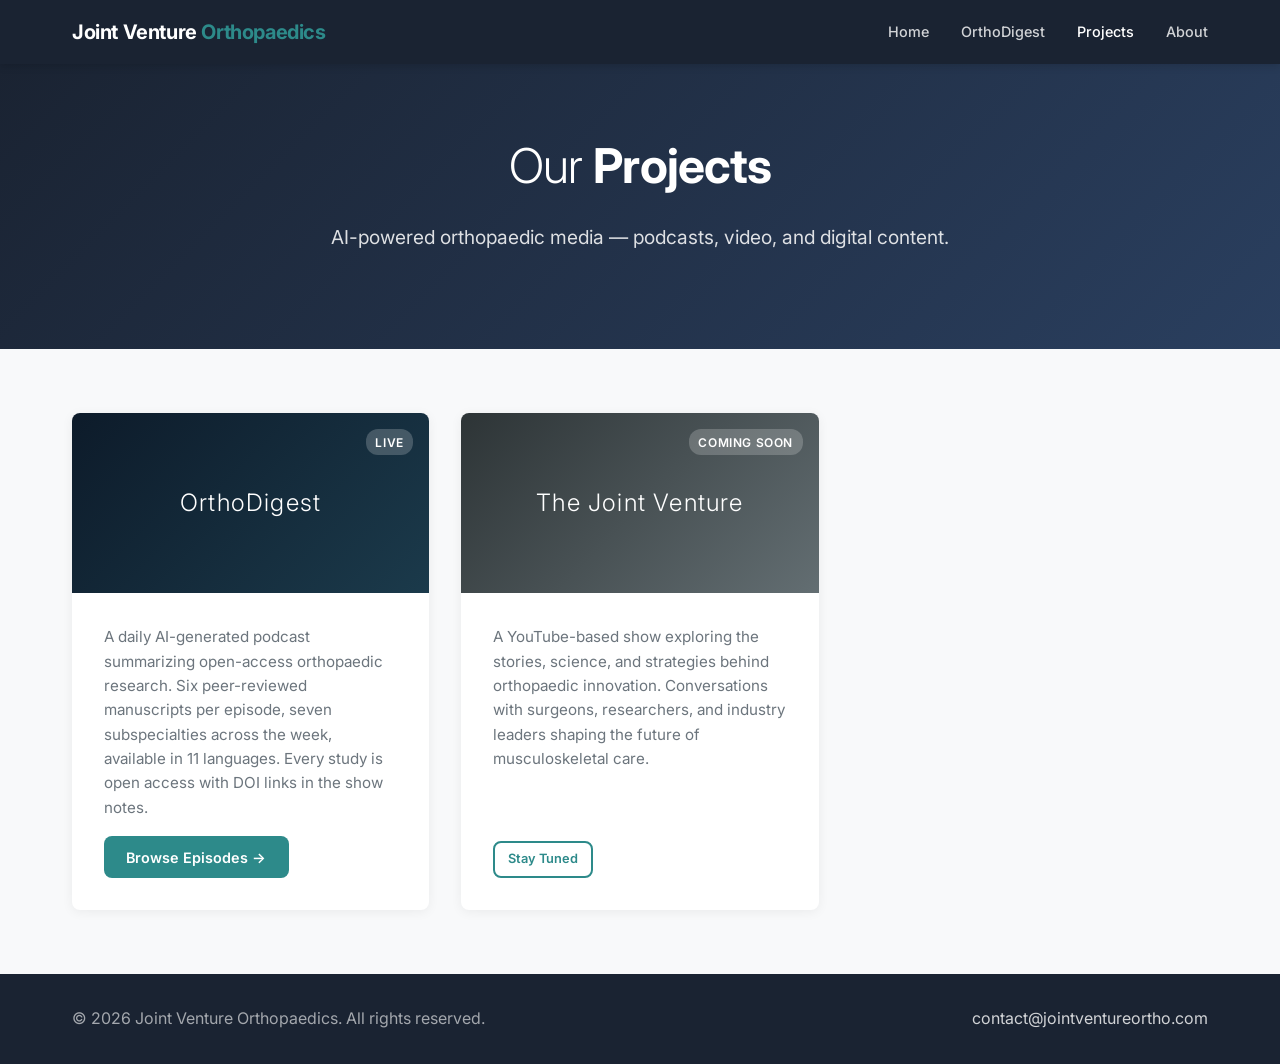
<file: projects/index.html>
<!DOCTYPE html>
<html lang="en">
<head>
  <meta charset="UTF-8">
  <meta name="viewport" content="width=device-width, initial-scale=1.0">
  <title>Projects — Joint Venture Orthopaedics</title>
  <link rel="stylesheet" href="../css/style.css">
  <link href="https://fonts.googleapis.com/css2?family=Inter:wght@300;400;500;600;700&display=swap" rel="stylesheet">
</head>
<body>

  <nav class="nav">
    <div class="nav-inner">
      <a href="/" class="nav-logo">Joint Venture <span>Orthopaedics</span></a>
      <button class="nav-toggle" onclick="document.querySelector('.nav-links').classList.toggle('open')" aria-label="Menu">&#9776;</button>
      <ul class="nav-links">
        <li><a href="/">Home</a></li>
        <li><a href="/orthodigest/">OrthoDigest</a></li>
        <li><a href="/projects/" class="active">Projects</a></li>
        <li><a href="/about/">About</a></li>
      </ul>
    </div>
  </nav>

  <main>
    <section class="hero" style="padding: var(--space-xl) 0;">
      <div class="container">
        <h1>Our <strong>Projects</strong></h1>
        <p>AI-powered orthopaedic media — podcasts, video, and digital content.</p>
      </div>
    </section>

    <section class="section">
      <div class="container">
        <div class="projects-grid">

          <a href="/orthodigest/" class="project-card">
            <div class="project-card-banner orthodigest">
              <h3>OrthoDigest</h3>
              <span class="badge">Live</span>
            </div>
            <div class="project-card-body">
              <p>A daily AI-generated podcast summarizing open-access orthopaedic research. Six peer-reviewed manuscripts per episode, seven subspecialties across the week, available in 11 languages. Every study is open access with DOI links in the show notes.</p>
              <span class="btn btn-primary">Browse Episodes &rarr;</span>
            </div>
          </a>

          <div class="project-card">
            <div class="project-card-banner the-joint-venture">
              <h3>The Joint Venture</h3>
              <span class="badge">Coming Soon</span>
            </div>
            <div class="project-card-body">
              <p>A YouTube-based show exploring the stories, science, and strategies behind orthopaedic innovation. Conversations with surgeons, researchers, and industry leaders shaping the future of musculoskeletal care.</p>
              <span class="btn btn-outline btn-sm">Stay Tuned</span>
            </div>
          </div>

        </div>
      </div>
    </section>
  </main>

  <footer class="footer">
    <div class="footer-inner">
      <span>&copy; 2026 Joint Venture Orthopaedics. All rights reserved.</span>
      <a href="mailto:contact@jointventureortho.com">contact@jointventureortho.com</a>
    </div>
  </footer>

</body>
</html>
</file>
<file: css/style.css>
/* ============================================================================
   JVO Website — CSS Custom Properties
   Change these variables to reskin the entire site.
   ============================================================================ */

:root {
  /* JVO Brand Colors (placeholder — designer will update) */
  --jvo-primary: #1a2332;         /* Deep navy */
  --jvo-secondary: #2d8a8a;       /* Teal */
  --jvo-accent: #e8915a;          /* Warm amber */
  --jvo-bg: #f8f9fa;              /* Light background */
  --jvo-bg-alt: #ffffff;          /* Card background */
  --jvo-text: #2c3e50;            /* Body text */
  --jvo-text-light: #6c757d;      /* Secondary text */
  --jvo-border: #e2e8f0;          /* Borders */

  /* OrthoDigest Brand Colors */
  --od-primary: #0d1b2a;          /* Deep navy */
  --od-secondary: #1b9aaa;        /* Teal */
  --od-accent: #e07a5f;           /* Coral accent */
  --od-bg: #f0f4f8;

  /* Subspecialty Colors */
  --color-hip: #2d8a8a;
  --color-knee: #3a7bd5;
  --color-shoulder: #6c5ce7;
  --color-foot: #e07a5f;
  --color-hand: #00b894;
  --color-trauma: #d63031;
  --color-sports: #fdcb6e;

  /* Typography */
  --font-heading: 'Inter', -apple-system, BlinkMacSystemFont, 'Segoe UI', sans-serif;
  --font-body: 'Inter', -apple-system, BlinkMacSystemFont, 'Segoe UI', sans-serif;
  --font-mono: 'SF Mono', 'Fira Code', monospace;

  /* Spacing */
  --space-xs: 0.25rem;
  --space-sm: 0.5rem;
  --space-md: 1rem;
  --space-lg: 2rem;
  --space-xl: 4rem;

  /* Layout */
  --max-width: 1200px;
  --nav-height: 64px;
  --border-radius: 8px;
}

/* ============================================================================
   RESET & BASE
   ============================================================================ */

*, *::before, *::after {
  box-sizing: border-box;
  margin: 0;
  padding: 0;
}

html {
  scroll-behavior: smooth;
  -webkit-font-smoothing: antialiased;
}

body {
  font-family: var(--font-body);
  color: var(--jvo-text);
  background: var(--jvo-bg);
  line-height: 1.6;
  min-height: 100vh;
  display: flex;
  flex-direction: column;
}

a {
  color: var(--jvo-secondary);
  text-decoration: none;
  transition: color 0.2s;
}

a:hover {
  color: var(--jvo-accent);
}

img {
  max-width: 100%;
  height: auto;
}

/* ============================================================================
   NAVIGATION
   ============================================================================ */

.nav {
  background: var(--jvo-primary);
  height: var(--nav-height);
  position: sticky;
  top: 0;
  z-index: 100;
  box-shadow: 0 2px 8px rgba(0, 0, 0, 0.15);
}

.nav-inner {
  max-width: var(--max-width);
  margin: 0 auto;
  padding: 0 var(--space-lg);
  height: 100%;
  display: flex;
  align-items: center;
  justify-content: space-between;
}

.nav-logo {
  color: #ffffff;
  font-size: 1.25rem;
  font-weight: 700;
  letter-spacing: -0.02em;
}

.nav-logo span {
  color: var(--jvo-secondary);
}

.nav-links {
  display: flex;
  gap: var(--space-lg);
  list-style: none;
}

.nav-links a {
  color: rgba(255, 255, 255, 0.8);
  font-size: 0.9rem;
  font-weight: 500;
  transition: color 0.2s;
}

.nav-links a:hover,
.nav-links a.active {
  color: #ffffff;
}

.nav-toggle {
  display: none;
  background: none;
  border: none;
  color: white;
  font-size: 1.5rem;
  cursor: pointer;
}

/* ============================================================================
   LAYOUT
   ============================================================================ */

.container {
  max-width: var(--max-width);
  margin: 0 auto;
  padding: 0 var(--space-lg);
}

.section {
  padding: var(--space-xl) 0;
}

.section-header {
  text-align: center;
  margin-bottom: var(--space-xl);
}

.section-header h2 {
  font-family: var(--font-heading);
  font-size: 2rem;
  color: var(--jvo-primary);
  margin-bottom: var(--space-sm);
}

.section-header p {
  color: var(--jvo-text-light);
  font-size: 1.1rem;
  max-width: 600px;
  margin: 0 auto;
}

main {
  flex: 1;
}

/* ============================================================================
   HERO
   ============================================================================ */

.hero {
  background: linear-gradient(135deg, var(--jvo-primary) 0%, #2a3f5f 100%);
  color: white;
  padding: var(--space-xl) 0;
  text-align: center;
}

.hero h1 {
  font-family: var(--font-heading);
  font-size: 3rem;
  font-weight: 300;
  letter-spacing: -0.02em;
  margin-bottom: var(--space-md);
}

.hero h1 strong {
  font-weight: 700;
}

.hero p {
  font-size: 1.2rem;
  opacity: 0.85;
  max-width: 650px;
  margin: 0 auto var(--space-lg);
  line-height: 1.7;
}

/* ============================================================================
   PROJECT CARDS
   ============================================================================ */

.projects-grid {
  display: grid;
  grid-template-columns: repeat(auto-fill, minmax(340px, 1fr));
  gap: var(--space-lg);
}

.project-card {
  background: var(--jvo-bg-alt);
  border-radius: var(--border-radius);
  overflow: hidden;
  box-shadow: 0 2px 12px rgba(0, 0, 0, 0.06);
  transition: transform 0.2s, box-shadow 0.2s;
  display: flex;
  flex-direction: column;
}

.project-card:hover {
  transform: translateY(-4px);
  box-shadow: 0 8px 24px rgba(0, 0, 0, 0.1);
}

.project-card-banner {
  height: 180px;
  display: flex;
  align-items: center;
  justify-content: center;
  position: relative;
}

.project-card-banner.orthodigest {
  background: linear-gradient(135deg, var(--od-primary) 0%, #1b3a4b 100%);
}

.project-card-banner.the-joint-venture {
  background: linear-gradient(135deg, #2d3436 0%, #636e72 100%);
}

.project-card-banner h3 {
  color: white;
  font-size: 1.5rem;
  font-weight: 300;
  letter-spacing: 0.05em;
}

.project-card-banner .badge {
  position: absolute;
  top: var(--space-md);
  right: var(--space-md);
  background: rgba(255, 255, 255, 0.2);
  color: white;
  padding: 0.2rem 0.6rem;
  border-radius: 12px;
  font-size: 0.75rem;
  font-weight: 600;
  text-transform: uppercase;
  letter-spacing: 0.05em;
}

.project-card-body {
  padding: var(--space-lg);
  flex: 1;
  display: flex;
  flex-direction: column;
}

.project-card-body p {
  color: var(--jvo-text-light);
  font-size: 0.95rem;
  margin-bottom: var(--space-md);
  flex: 1;
}

.project-card-body .btn {
  align-self: flex-start;
}

/* ============================================================================
   BUTTONS
   ============================================================================ */

.btn {
  display: inline-flex;
  align-items: center;
  gap: var(--space-sm);
  padding: 0.6rem 1.4rem;
  border-radius: var(--border-radius);
  font-size: 0.9rem;
  font-weight: 600;
  cursor: pointer;
  transition: all 0.2s;
  border: none;
}

.btn-primary {
  background: var(--jvo-secondary);
  color: white;
}

.btn-primary:hover {
  background: #247676;
  color: white;
}

.btn-outline {
  background: transparent;
  border: 2px solid var(--jvo-secondary);
  color: var(--jvo-secondary);
}

.btn-outline:hover {
  background: var(--jvo-secondary);
  color: white;
}

.btn-sm {
  padding: 0.4rem 0.8rem;
  font-size: 0.8rem;
}

/* ============================================================================
   ORTHODIGEST EPISODE BROWSER
   ============================================================================ */

.od-hero {
  background: linear-gradient(135deg, var(--od-primary) 0%, #1b3a4b 100%);
  color: white;
  padding: var(--space-xl) 0;
}

.od-hero h1 {
  font-family: var(--font-heading);
  font-size: 2.5rem;
  font-weight: 300;
  letter-spacing: 0.03em;
}

.od-hero p {
  opacity: 0.85;
  font-size: 1.1rem;
  max-width: 700px;
  margin-top: var(--space-md);
}

.subscribe-bar {
  display: flex;
  gap: var(--space-sm);
  flex-wrap: wrap;
  margin-top: var(--space-lg);
}

.subscribe-bar a {
  background: rgba(255, 255, 255, 0.15);
  color: white;
  padding: 0.5rem 1rem;
  border-radius: 20px;
  font-size: 0.85rem;
  font-weight: 500;
  transition: background 0.2s;
}

.subscribe-bar a:hover {
  background: rgba(255, 255, 255, 0.3);
  color: white;
}

/* Filter tabs */
.filter-bar {
  display: flex;
  gap: var(--space-sm);
  flex-wrap: wrap;
  padding: var(--space-lg) 0 var(--space-md);
}

.filter-btn {
  padding: 0.4rem 1rem;
  border-radius: 20px;
  border: 2px solid var(--jvo-border);
  background: var(--jvo-bg-alt);
  color: var(--jvo-text-light);
  font-size: 0.85rem;
  font-weight: 500;
  cursor: pointer;
  transition: all 0.2s;
}

.filter-btn:hover {
  border-color: var(--jvo-secondary);
  color: var(--jvo-secondary);
}

.filter-btn.active {
  background: var(--jvo-secondary);
  border-color: var(--jvo-secondary);
  color: white;
}

.filter-btn[data-sub="Hip"].active { background: var(--color-hip); border-color: var(--color-hip); }
.filter-btn[data-sub="Knee"].active { background: var(--color-knee); border-color: var(--color-knee); }
.filter-btn[data-sub="Shoulder & Elbow"].active { background: var(--color-shoulder); border-color: var(--color-shoulder); }
.filter-btn[data-sub="Foot & Ankle"].active { background: var(--color-foot); border-color: var(--color-foot); }
.filter-btn[data-sub="Hand"].active { background: var(--color-hand); border-color: var(--color-hand); }
.filter-btn[data-sub="Trauma"].active { background: var(--color-trauma); border-color: var(--color-trauma); }
.filter-btn[data-sub="Sports Medicine"].active { background: var(--color-sports); border-color: var(--color-sports); }

/* Episode cards */
.episodes-grid {
  display: grid;
  grid-template-columns: 1fr;
  gap: var(--space-md);
}

.episode-card {
  background: var(--jvo-bg-alt);
  border-radius: var(--border-radius);
  padding: var(--space-lg);
  box-shadow: 0 1px 4px rgba(0, 0, 0, 0.04);
  border-left: 4px solid var(--jvo-border);
  cursor: pointer;
  transition: box-shadow 0.2s;
}

.episode-card:hover {
  box-shadow: 0 4px 12px rgba(0, 0, 0, 0.08);
}

.episode-card[data-sub="Hip"] { border-left-color: var(--color-hip); }
.episode-card[data-sub="Knee"] { border-left-color: var(--color-knee); }
.episode-card[data-sub="Shoulder & Elbow"] { border-left-color: var(--color-shoulder); }
.episode-card[data-sub="Foot & Ankle"] { border-left-color: var(--color-foot); }
.episode-card[data-sub="Hand"] { border-left-color: var(--color-hand); }
.episode-card[data-sub="Trauma"] { border-left-color: var(--color-trauma); }
.episode-card[data-sub="Sports Medicine"] { border-left-color: var(--color-sports); }

.episode-card-header {
  display: flex;
  align-items: center;
  justify-content: space-between;
  margin-bottom: var(--space-sm);
}

.episode-card-header h3 {
  font-size: 1.1rem;
  font-weight: 600;
  color: var(--jvo-primary);
}

.episode-tag {
  font-size: 0.75rem;
  font-weight: 600;
  padding: 0.2rem 0.6rem;
  border-radius: 12px;
  color: white;
  white-space: nowrap;
}

.episode-tag[data-sub="Hip"] { background: var(--color-hip); }
.episode-tag[data-sub="Knee"] { background: var(--color-knee); }
.episode-tag[data-sub="Shoulder & Elbow"] { background: var(--color-shoulder); }
.episode-tag[data-sub="Foot & Ankle"] { background: var(--color-foot); }
.episode-tag[data-sub="Hand"] { background: var(--color-hand); }
.episode-tag[data-sub="Trauma"] { background: var(--color-trauma); }
.episode-tag[data-sub="Sports Medicine"] { background: var(--color-sports); color: #2d3436; }

.episode-card-meta {
  font-size: 0.85rem;
  color: var(--jvo-text-light);
  margin-bottom: var(--space-sm);
}

.episode-card-description {
  font-size: 0.9rem;
  color: var(--jvo-text);
  display: none;
}

.episode-card.expanded .episode-card-description {
  display: block;
  margin-top: var(--space-md);
  padding-top: var(--space-md);
  border-top: 1px solid var(--jvo-border);
}

.manuscript-list {
  list-style: none;
  margin-top: var(--space-sm);
}

.manuscript-list li {
  padding: var(--space-sm) 0;
  border-bottom: 1px solid var(--jvo-border);
  font-size: 0.85rem;
}

.manuscript-list li:last-child {
  border-bottom: none;
}

.manuscript-list a {
  font-size: 0.8rem;
  color: var(--od-secondary);
}

.episode-player {
  margin-top: var(--space-md);
}

.episode-player audio {
  width: 100%;
  height: 40px;
}

/* Scheduled / Coming Soon episodes */
.episode-card.scheduled {
  opacity: 0.75;
  border-left-style: dashed;
}

.episode-card.scheduled:hover {
  opacity: 0.9;
}

.coming-soon-badge {
  font-size: 0.7rem;
  font-weight: 700;
  text-transform: uppercase;
  letter-spacing: 0.05em;
  padding: 0.2rem 0.6rem;
  border-radius: 12px;
  background: var(--jvo-accent);
  color: white;
  white-space: nowrap;
}

/* ============================================================================
   FOOTER
   ============================================================================ */

.footer {
  background: var(--jvo-primary);
  color: rgba(255, 255, 255, 0.6);
  padding: var(--space-lg) 0;
  margin-top: auto;
}

.footer-inner {
  max-width: var(--max-width);
  margin: 0 auto;
  padding: 0 var(--space-lg);
  display: flex;
  justify-content: space-between;
  align-items: center;
}

.footer a {
  color: rgba(255, 255, 255, 0.8);
}

.footer a:hover {
  color: white;
}

/* ============================================================================
   RESPONSIVE
   ============================================================================ */

@media (max-width: 768px) {
  .hero h1 {
    font-size: 2rem;
  }

  .projects-grid {
    grid-template-columns: 1fr;
  }

  .nav-links {
    display: none;
    position: absolute;
    top: var(--nav-height);
    left: 0;
    right: 0;
    background: var(--jvo-primary);
    flex-direction: column;
    padding: var(--space-md) var(--space-lg);
    gap: var(--space-md);
  }

  .nav-links.open {
    display: flex;
  }

  .nav-toggle {
    display: block;
  }

  .footer-inner {
    flex-direction: column;
    gap: var(--space-md);
    text-align: center;
  }

  .filter-bar {
    justify-content: center;
  }

  .episode-card-header {
    flex-direction: column;
    align-items: flex-start;
    gap: var(--space-sm);
  }
}
</file>
